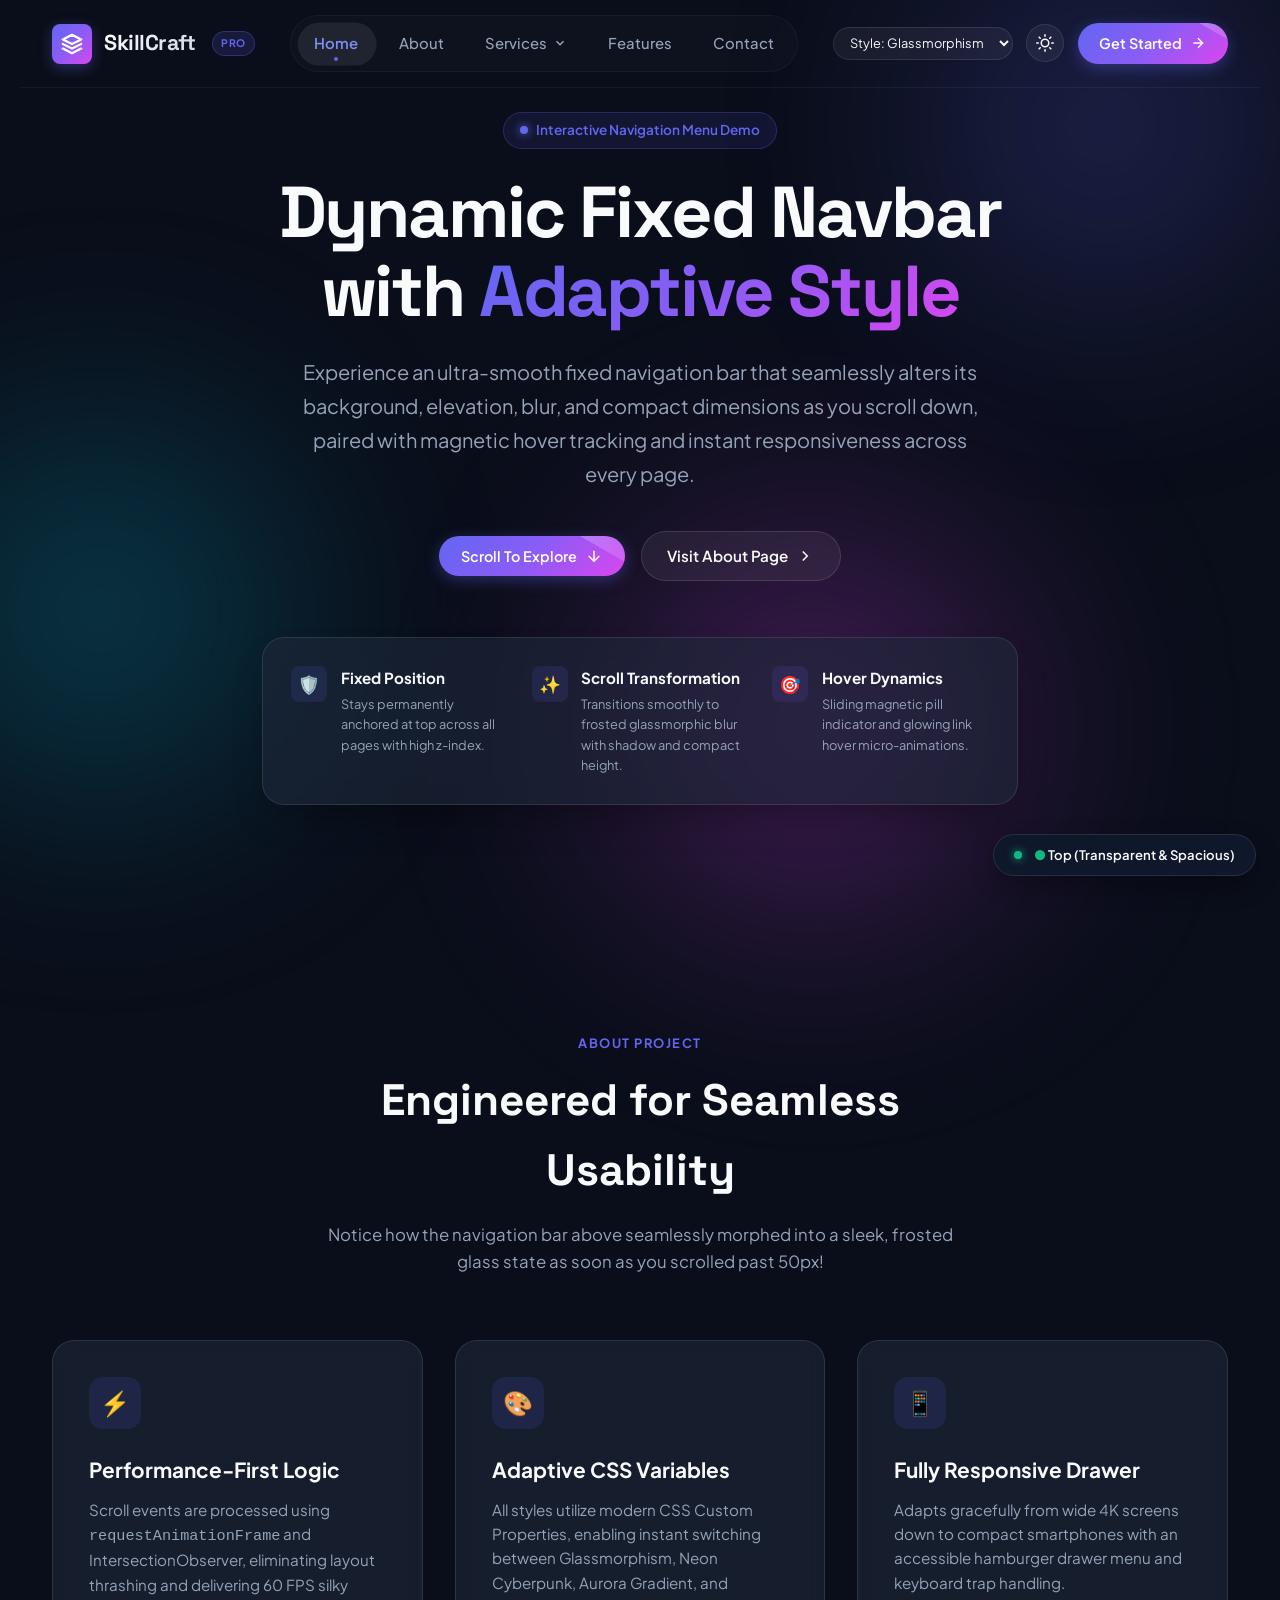
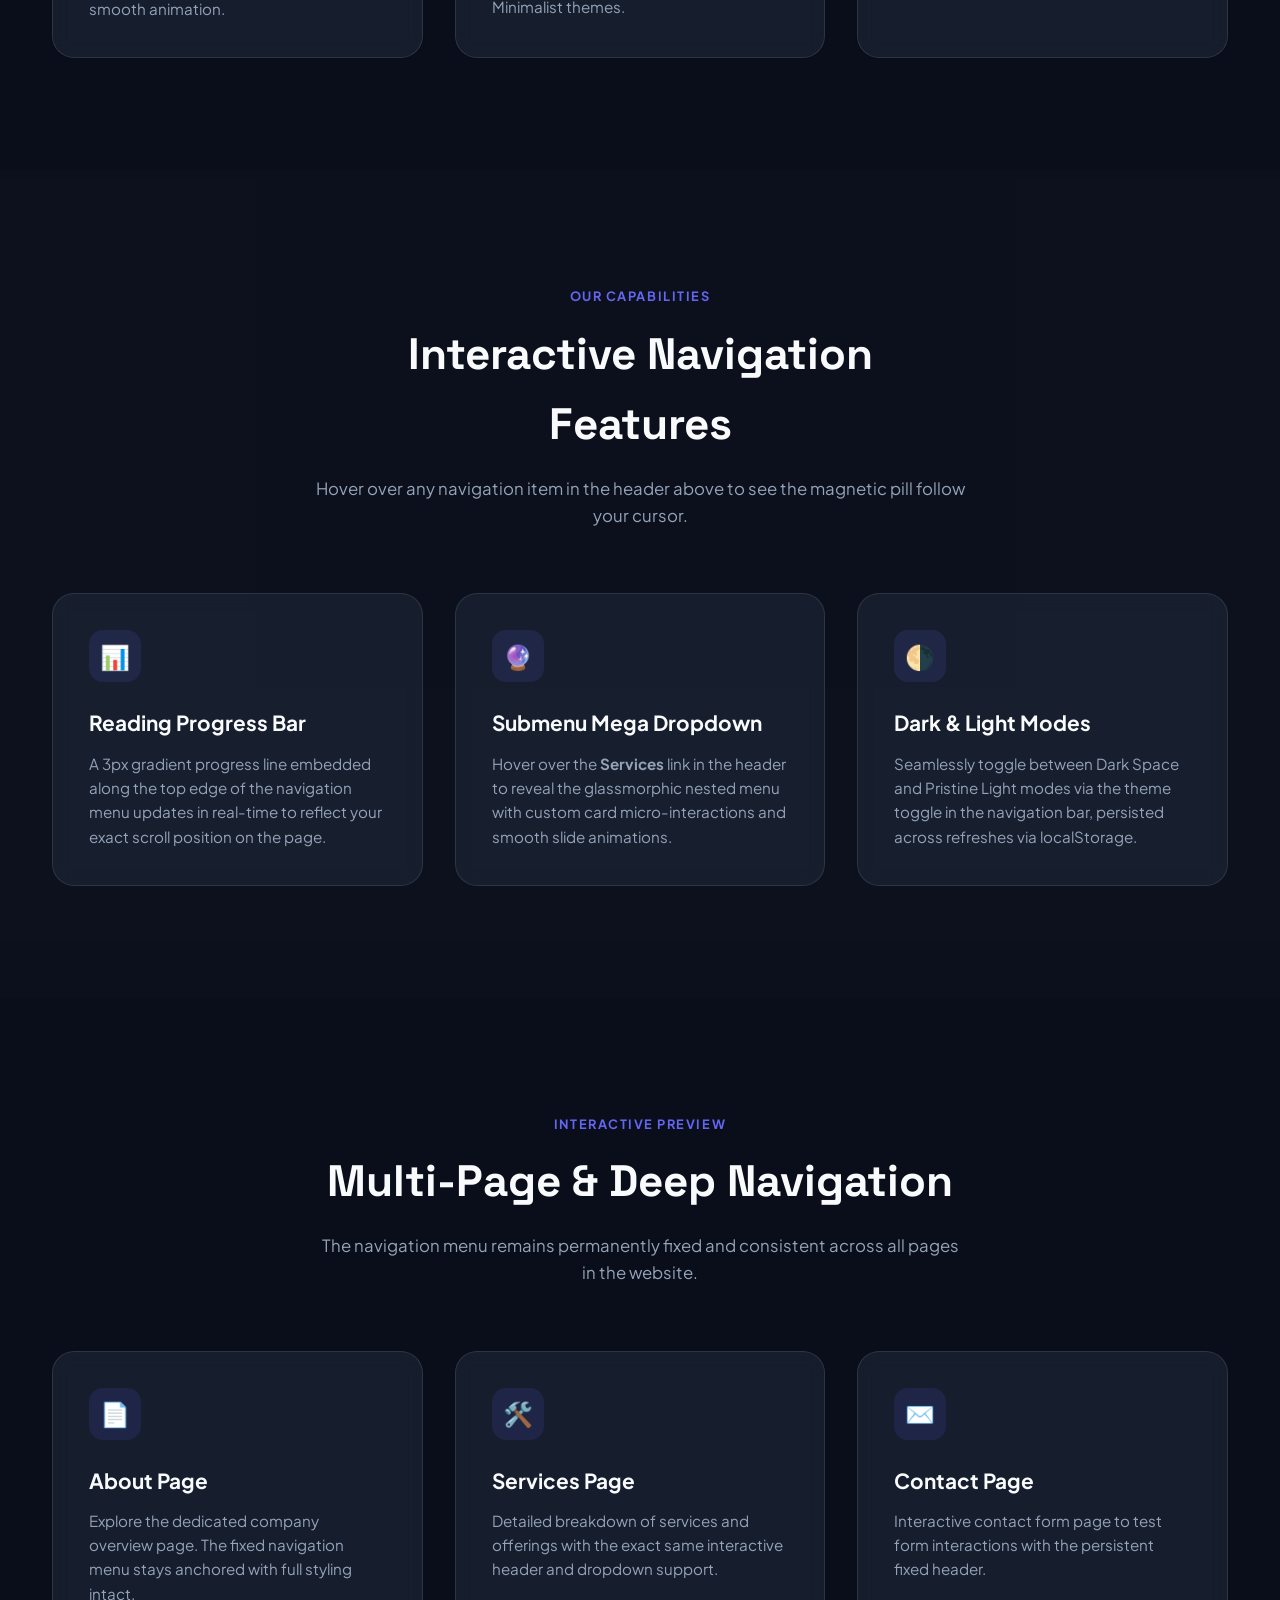
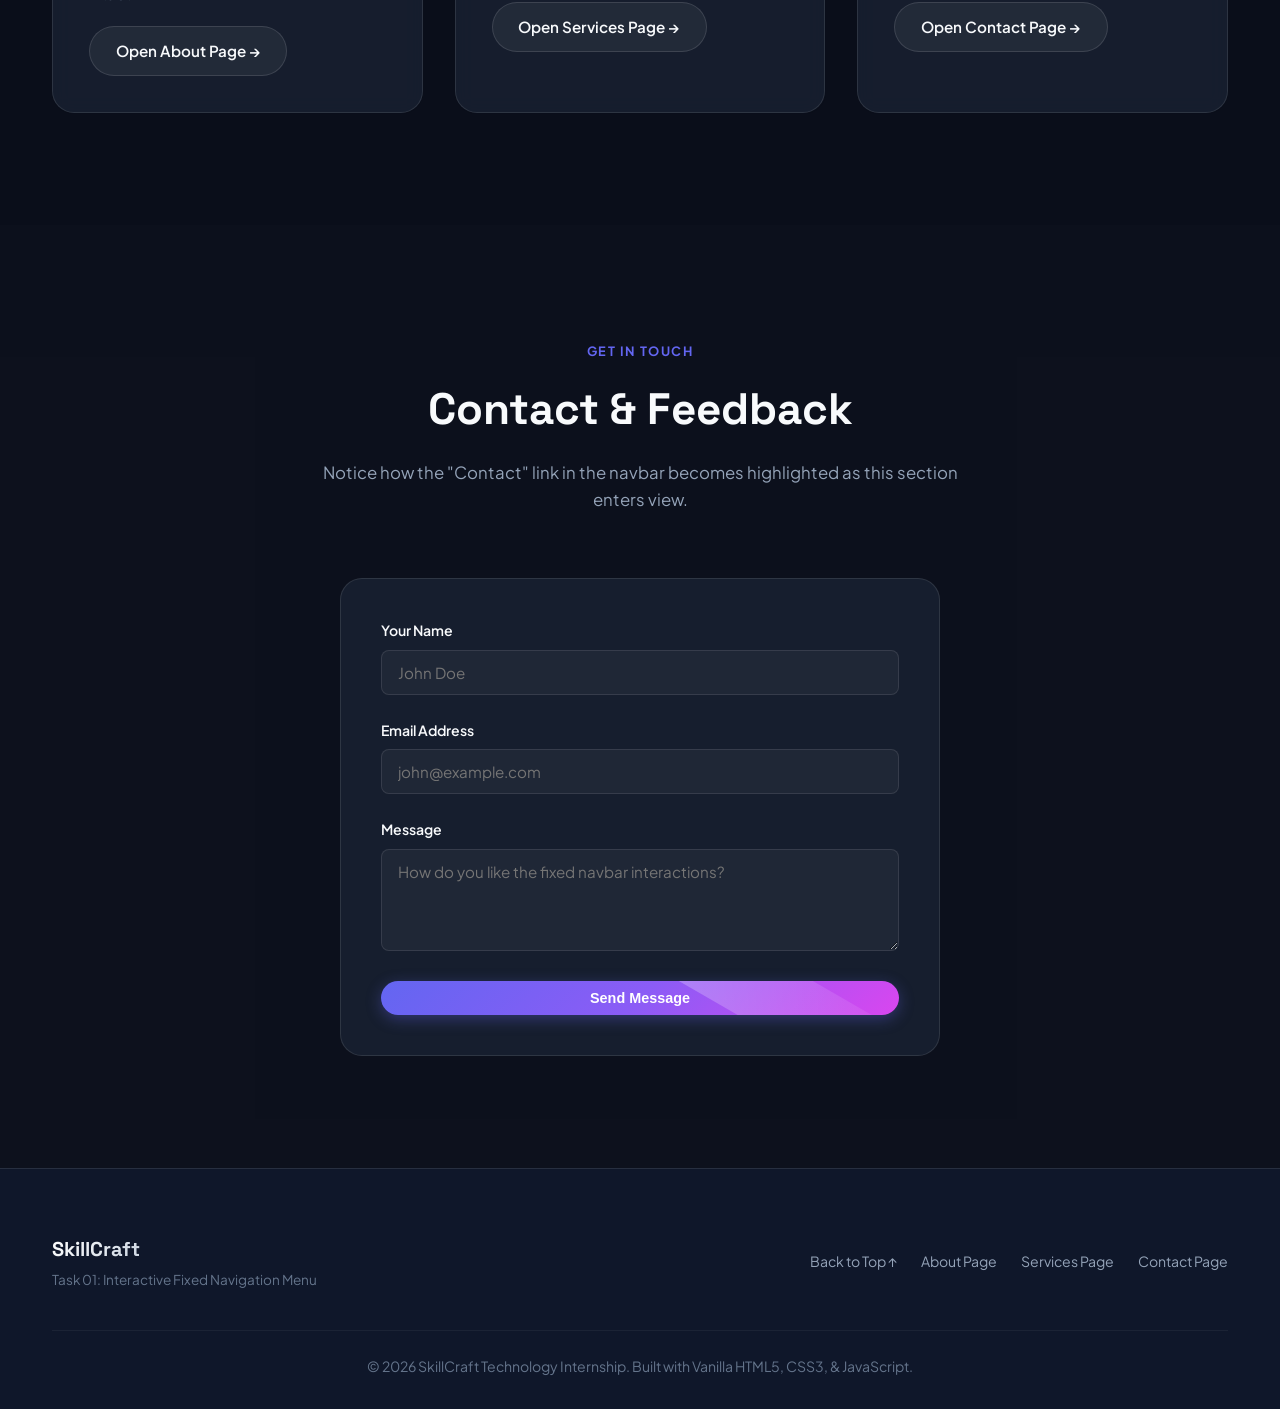
<file: index.html>
<!DOCTYPE html>
<html lang="en" data-theme="dark">
<head>
  <meta charset="UTF-8">
  <meta name="viewport" content="width=device-width, initial-scale=1.0">
  <meta name="description" content="Interactive Fixed Navigation Menu with dynamic scroll transformation, magnetic hover effects, and responsive design.">
  <title>SkillCraft - Interactive Navigation Menu</title>
  
  <!-- Stylesheets -->
  <link rel="stylesheet" href="css/style.css">
  <link rel="icon" href="data:image/svg+xml,<svg xmlns='http://www.w3.org/2000/svg' viewBox='0 0 24 24' fill='%236366f1'><polygon points='12 2 2 7 12 12 22 7 12 2'/><polyline points='2 17 12 22 22 17'/><polyline points='2 12 12 17 22 12'/></svg>">
</head>
<body>

  <!-- Ambient Glow Effects -->
  <div class="ambient-glow ambient-glow-1"></div>
  <div class="ambient-glow ambient-glow-2"></div>
  <div class="ambient-glow ambient-glow-3"></div>

  <!-- ==========================================================================
       FIXED NAVIGATION HEADER
       Visible across all pages, dynamic scroll transformation & hover indicator
       ========================================================================== -->
  <header class="site-header" id="site-header">
    <!-- Reading Progress Bar -->
    <div class="scroll-progress-bar" id="scroll-progress"></div>

    <nav class="navbar" id="navbar" aria-label="Main Navigation">
      <!-- Brand / Logo -->
      <a href="index.html" class="nav-brand" id="nav-brand" aria-label="SkillCraft Home">
        <div class="brand-icon-wrapper">
          <svg width="22" height="22" viewBox="0 0 24 24" fill="none" stroke="currentColor" stroke-width="2.5" stroke-linecap="round" stroke-linejoin="round">
            <polygon points="12 2 2 7 12 12 22 7 12 2"/>
            <polyline points="2 17 12 22 22 17"/>
            <polyline points="2 12 12 17 22 12"/>
          </svg>
        </div>
        <span class="brand-text">SkillCraft</span>
        <span class="brand-badge">PRO</span>
      </a>

      <!-- Desktop Nav Items -->
      <div class="nav-menu-wrapper">
        <ul class="nav-list" id="nav-list">
          <!-- Sliding indicator pill for smooth magnetic hover -->
          <div class="nav-indicator-pill" id="nav-indicator-pill"></div>

          <li class="nav-item">
            <a href="#hero" class="nav-link active" id="nav-link-home">Home</a>
          </li>
          <li class="nav-item">
            <a href="#about" class="nav-link" id="nav-link-about">About</a>
          </li>
          <!-- Dropdown Navigation Item -->
          <li class="nav-item has-dropdown">
            <a href="#services" class="nav-link" id="nav-link-services" aria-haspopup="true">
              Services
              <svg class="dropdown-chevron" viewBox="0 0 24 24" fill="none" stroke="currentColor" stroke-width="2.5">
                <polyline points="6 9 12 15 18 9"></polyline>
              </svg>
            </a>
            <!-- Dropdown Menu -->
            <ul class="nav-dropdown" aria-label="Services Submenu">
              <li>
                <a href="services.html#web" class="dropdown-link">
                  <div class="dropdown-icon">⚡</div>
                  <div>
                    <span class="dropdown-text-title">Web Development</span>
                    <span class="dropdown-text-desc">High-speed modern websites</span>
                  </div>
                </a>
              </li>
              <li>
                <a href="services.html#ui" class="dropdown-link">
                  <div class="dropdown-icon">🎨</div>
                  <div>
                    <span class="dropdown-text-title">UI / UX Design</span>
                    <span class="dropdown-text-desc">Intuitive & captivating interfaces</span>
                  </div>
                </a>
              </li>
              <li>
                <a href="services.html#cloud" class="dropdown-link">
                  <div class="dropdown-icon">☁️</div>
                  <div>
                    <span class="dropdown-text-title">Cloud Solutions</span>
                    <span class="dropdown-text-desc">Scalable serverless infrastructure</span>
                  </div>
                </a>
              </li>
            </ul>
          </li>
          <li class="nav-item">
            <a href="#features" class="nav-link" id="nav-link-features">Features</a>
          </li>
          <li class="nav-item">
            <a href="#contact" class="nav-link" id="nav-link-contact">Contact</a>
          </li>
        </ul>
      </div>

      <!-- Action Controls -->
      <div class="nav-actions">
        <!-- Live Style Switcher Selector -->
        <select class="style-switch-select" id="style-select" aria-label="Select Navbar Style">
          <option value="default">Style: Glassmorphism</option>
          <option value="neon">Style: Cyber Neon</option>
          <option value="aurora">Style: Aurora Glow</option>
          <option value="minimal">Style: Minimalist</option>
        </select>

        <!-- Dark / Light Theme Toggle -->
        <button class="btn-icon" id="theme-toggle" aria-label="Toggle Theme" title="Toggle Theme">
          <svg width="18" height="18" viewBox="0 0 24 24" fill="none" stroke="currentColor" stroke-width="2" stroke-linecap="round" stroke-linejoin="round">
            <circle cx="12" cy="12" r="5"></circle>
            <line x1="12" y1="1" x2="12" y2="3"></line>
            <line x1="12" y1="21" x2="12" y2="23"></line>
            <line x1="4.22" y1="4.22" x2="5.64" y2="5.64"></line>
            <line x1="18.36" y1="18.36" x2="19.78" y2="19.78"></line>
            <line x1="1" y1="12" x2="3" y2="12"></line>
            <line x1="21" y1="12" x2="23" y2="12"></line>
            <line x1="4.22" y1="19.78" x2="5.64" y2="18.36"></line>
            <line x1="18.36" y1="5.64" x2="19.78" y2="4.22"></line>
          </svg>
        </button>

        <!-- CTA Button -->
        <a href="#contact" class="btn-cta" id="nav-cta-btn">
          <span>Get Started</span>
          <svg width="16" height="16" viewBox="0 0 24 24" fill="none" stroke="currentColor" stroke-width="2">
            <line x1="5" y1="12" x2="19" y2="12"></line>
            <polyline points="12 5 19 12 12 19"></polyline>
          </svg>
        </a>

        <!-- Mobile Menu Toggle Button -->
        <button class="mobile-toggle" id="mobile-toggle" aria-label="Open Navigation Menu" aria-expanded="false">
          <span></span>
          <span></span>
          <span></span>
        </button>
      </div>
    </nav>
  </header>

  <!-- Mobile Drawer & Backdrop -->
  <div class="mobile-backdrop" id="mobile-backdrop"></div>
  <aside class="mobile-drawer" id="mobile-drawer" aria-label="Mobile Navigation Drawer">
    <div>
      <div style="margin-bottom: 2rem;">
        <span class="brand-text" style="font-family: var(--font-display); font-size: 1.5rem; font-weight: 700;">SkillCraft</span>
      </div>
      <ul class="mobile-nav-list">
        <li><a href="#hero" class="mobile-nav-link active">Home <span>→</span></a></li>
        <li><a href="about.html" class="mobile-nav-link">About Page <span>→</span></a></li>
        <li><a href="services.html" class="mobile-nav-link">Services Page <span>→</span></a></li>
        <li><a href="#features" class="mobile-nav-link">Features <span>→</span></a></li>
        <li><a href="contact.html" class="mobile-nav-link">Contact Page <span>→</span></a></li>
      </ul>
    </div>
    <div>
      <a href="#contact" class="btn-cta" style="width: 100%; justify-content: center;">Get Started Now</a>
      <p style="color: var(--text-muted); font-size: 0.8rem; text-align: center; margin-top: 1rem;">Task 01 - Interactive Fixed Navbar</p>
    </div>
  </aside>

  <!-- ==========================================================================
       MAIN CONTENT SECTIONS (For Testing Scroll & Navigation)
       ========================================================================== -->
  <main>
    <!-- 1. Hero Section -->
    <section class="section hero-section" id="hero">
      <div class="container hero-content">
        <div class="hero-pill-tag">
          <span class="hero-pill-dot"></span>
          <span>Interactive Navigation Menu Demo</span>
        </div>
        <h1 class="hero-title">
          Dynamic Fixed Navbar with <span class="gradient-text">Adaptive Style</span>
        </h1>
        <p class="hero-subtitle">
          Experience an ultra-smooth fixed navigation bar that seamlessly alters its background, elevation, blur, and compact dimensions as you scroll down, paired with magnetic hover tracking and instant responsiveness across every page.
        </p>
        <div class="hero-actions">
          <a href="#about" class="btn-cta" id="hero-scroll-btn">
            <span>Scroll To Explore</span>
            <svg width="18" height="18" viewBox="0 0 24 24" fill="none" stroke="currentColor" stroke-width="2">
              <line x1="12" y1="5" x2="12" y2="19"></line>
              <polyline points="19 12 12 19 5 12"></polyline>
            </svg>
          </a>
          <a href="about.html" class="btn-secondary" id="hero-multi-page-btn">
            <span>Visit About Page</span>
            <svg width="18" height="18" viewBox="0 0 24 24" fill="none" stroke="currentColor" stroke-width="2">
              <polyline points="9 18 15 12 9 6"></polyline>
            </svg>
          </a>
        </div>

        <!-- Interactive Feature Highlight Boxes -->
        <div class="demo-feature-box">
          <div class="demo-feature-item">
            <div class="demo-feature-icon">🛡️</div>
            <div>
              <h4>Fixed Position</h4>
              <p>Stays permanently anchored at top across all pages with high z-index.</p>
            </div>
          </div>
          <div class="demo-feature-item">
            <div class="demo-feature-icon">✨</div>
            <div>
              <h4>Scroll Transformation</h4>
              <p>Transitions smoothly to frosted glassmorphic blur with shadow and compact height.</p>
            </div>
          </div>
          <div class="demo-feature-item">
            <div class="demo-feature-icon">🎯</div>
            <div>
              <h4>Hover Dynamics</h4>
              <p>Sliding magnetic pill indicator and glowing link hover micro-animations.</p>
            </div>
          </div>
        </div>
      </div>
    </section>

    <!-- 2. About Section -->
    <section class="section" id="about">
      <div class="container">
        <div class="section-header">
          <span class="section-tag">About Project</span>
          <h2 class="section-title">Engineered for Seamless Usability</h2>
          <p class="section-subtitle">
            Notice how the navigation bar above seamlessly morphed into a sleek, frosted glass state as soon as you scrolled past 50px!
          </p>
        </div>

        <div class="grid-3">
          <div class="card">
            <div class="card-icon">⚡</div>
            <h3 class="card-title">Performance-First Logic</h3>
            <p class="card-desc">
              Scroll events are processed using <code>requestAnimationFrame</code> and IntersectionObserver, eliminating layout thrashing and delivering 60 FPS silky smooth animation.
            </p>
          </div>
          <div class="card">
            <div class="card-icon">🎨</div>
            <h3 class="card-title">Adaptive CSS Variables</h3>
            <p class="card-desc">
              All styles utilize modern CSS Custom Properties, enabling instant switching between Glassmorphism, Neon Cyberpunk, Aurora Gradient, and Minimalist themes.
            </p>
          </div>
          <div class="card">
            <div class="card-icon">📱</div>
            <h3 class="card-title">Fully Responsive Drawer</h3>
            <p class="card-desc">
              Adapts gracefully from wide 4K screens down to compact smartphones with an accessible hamburger drawer menu and keyboard trap handling.
            </p>
          </div>
        </div>
      </div>
    </section>

    <!-- 3. Services Section -->
    <section class="section" id="services" style="background: rgba(255, 255, 255, 0.01);">
      <div class="container">
        <div class="section-header">
          <span class="section-tag">Our Capabilities</span>
          <h2 class="section-title">Interactive Navigation Features</h2>
          <p class="section-subtitle">
            Hover over any navigation item in the header above to see the magnetic pill follow your cursor.
          </p>
        </div>

        <div class="grid-3">
          <div class="card">
            <div class="card-icon">📊</div>
            <h3 class="card-title">Reading Progress Bar</h3>
            <p class="card-desc">
              A 3px gradient progress line embedded along the top edge of the navigation menu updates in real-time to reflect your exact scroll position on the page.
            </p>
          </div>
          <div class="card">
            <div class="card-icon">🔮</div>
            <h3 class="card-title">Submenu Mega Dropdown</h3>
            <p class="card-desc">
              Hover over the <strong>Services</strong> link in the header to reveal the glassmorphic nested menu with custom card micro-interactions and smooth slide animations.
            </p>
          </div>
          <div class="card">
            <div class="card-icon">🌗</div>
            <h3 class="card-title">Dark & Light Modes</h3>
            <p class="card-desc">
              Seamlessly toggle between Dark Space and Pristine Light modes via the theme toggle in the navigation bar, persisted across refreshes via localStorage.
            </p>
          </div>
        </div>
      </div>
    </section>

    <!-- 4. Features Section -->
    <section class="section" id="features">
      <div class="container">
        <div class="section-header">
          <span class="section-tag">Interactive Preview</span>
          <h2 class="section-title">Multi-Page & Deep Navigation</h2>
          <p class="section-subtitle">
            The navigation menu remains permanently fixed and consistent across all pages in the website.
          </p>
        </div>

        <div class="grid-3">
          <div class="card">
            <div class="card-icon">📄</div>
            <h3 class="card-title">About Page</h3>
            <p class="card-desc">
              Explore the dedicated company overview page. The fixed navigation menu stays anchored with full styling intact.
            </p>
            <a href="about.html" class="btn-secondary" style="margin-top: 1.25rem; display: inline-flex;">Open About Page →</a>
          </div>
          <div class="card">
            <div class="card-icon">🛠️</div>
            <h3 class="card-title">Services Page</h3>
            <p class="card-desc">
              Detailed breakdown of services and offerings with the exact same interactive header and dropdown support.
            </p>
            <a href="services.html" class="btn-secondary" style="margin-top: 1.25rem; display: inline-flex;">Open Services Page →</a>
          </div>
          <div class="card">
            <div class="card-icon">✉️</div>
            <h3 class="card-title">Contact Page</h3>
            <p class="card-desc">
              Interactive contact form page to test form interactions with the persistent fixed header.
            </p>
            <a href="contact.html" class="btn-secondary" style="margin-top: 1.25rem; display: inline-flex;">Open Contact Page →</a>
          </div>
        </div>
      </div>
    </section>

    <!-- 5. Contact Section -->
    <section class="section" id="contact" style="background: rgba(255, 255, 255, 0.01);">
      <div class="container">
        <div class="section-header">
          <span class="section-tag">Get In Touch</span>
          <h2 class="section-title">Contact & Feedback</h2>
          <p class="section-subtitle">
            Notice how the "Contact" link in the navbar becomes highlighted as this section enters view.
          </p>
        </div>

        <form class="contact-form" id="main-contact-form" onsubmit="event.preventDefault(); alert('Thank you for testing the interactive navigation menu!');">
          <div class="form-group">
            <label class="form-label" for="name">Your Name</label>
            <input type="text" class="form-input" id="name" placeholder="John Doe" required>
          </div>
          <div class="form-group">
            <label class="form-label" for="email">Email Address</label>
            <input type="email" class="form-input" id="email" placeholder="john@example.com" required>
          </div>
          <div class="form-group">
            <label class="form-label" for="message">Message</label>
            <textarea class="form-textarea" id="message" rows="4" placeholder="How do you like the fixed navbar interactions?" required></textarea>
          </div>
          <button type="submit" class="btn-cta" style="width: 100%; justify-content: center;">Send Message</button>
        </form>
      </div>
    </section>
  </main>

  <!-- Live Scroll Status Badge Fixed at Bottom-Right -->
  <div class="live-scroll-status" id="live-scroll-status" aria-live="polite">
    <div class="status-indicator-dot"></div>
    <span id="scroll-status-text">Navbar: Top (Transparent)</span>
  </div>

  <!-- Footer -->
  <footer class="site-footer">
    <div class="container">
      <div class="footer-content">
        <div>
          <span class="brand-text" style="font-family: var(--font-display); font-size: 1.25rem; font-weight: 700;">SkillCraft</span>
          <p style="color: var(--text-muted); font-size: 0.85rem; margin-top: 0.25rem;">Task 01: Interactive Fixed Navigation Menu</p>
        </div>
        <div style="display: flex; gap: 1.5rem;">
          <a href="#hero" style="color: var(--text-secondary); text-decoration: none; font-size: 0.88rem;">Back to Top ↑</a>
          <a href="about.html" style="color: var(--text-secondary); text-decoration: none; font-size: 0.88rem;">About Page</a>
          <a href="services.html" style="color: var(--text-secondary); text-decoration: none; font-size: 0.88rem;">Services Page</a>
          <a href="contact.html" style="color: var(--text-secondary); text-decoration: none; font-size: 0.88rem;">Contact Page</a>
        </div>
      </div>
      <div style="text-align: center; border-top: 1px solid var(--nav-border-initial); padding-top: 1.5rem;">
        <p class="footer-copy">© 2026 SkillCraft Technology Internship. Built with Vanilla HTML5, CSS3, & JavaScript.</p>
      </div>
    </div>
  </footer>

  <!-- Scripts -->
  <script src="js/main.js"></script>
</body>
</html>
</file>
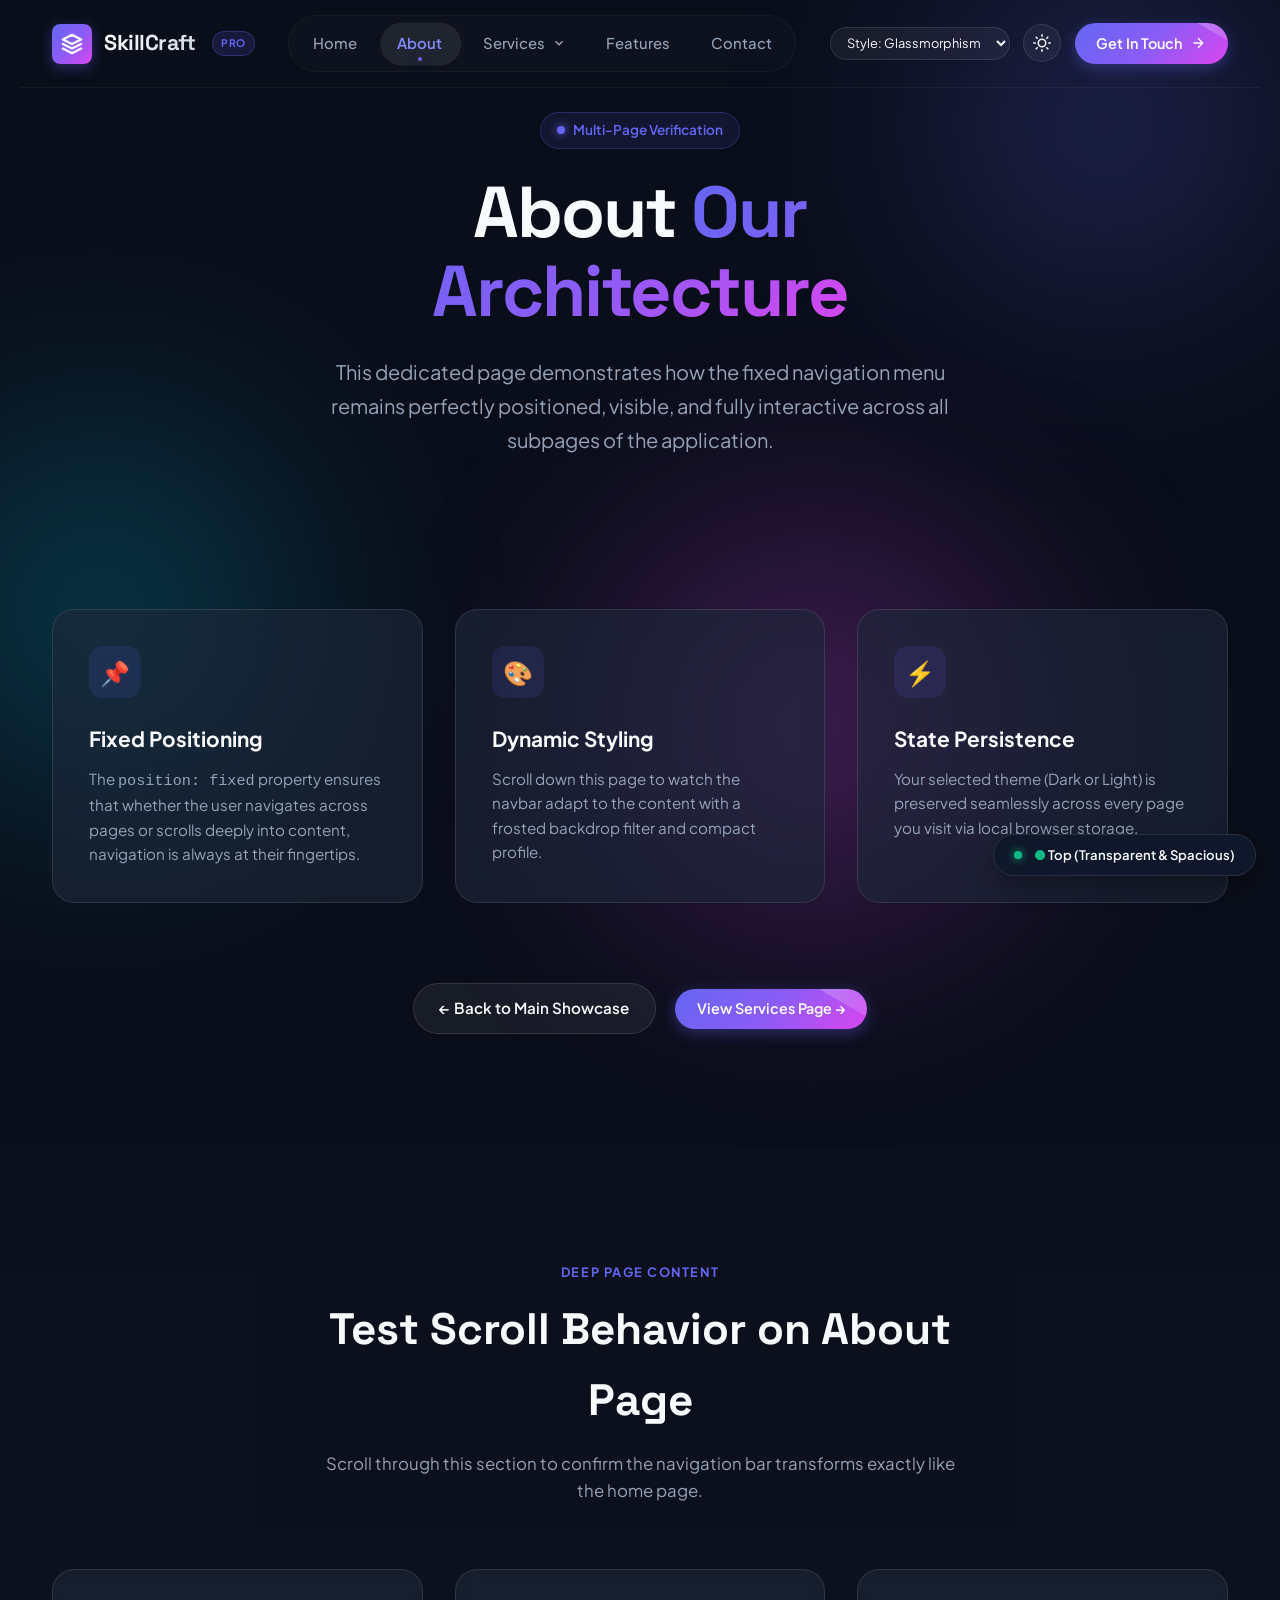
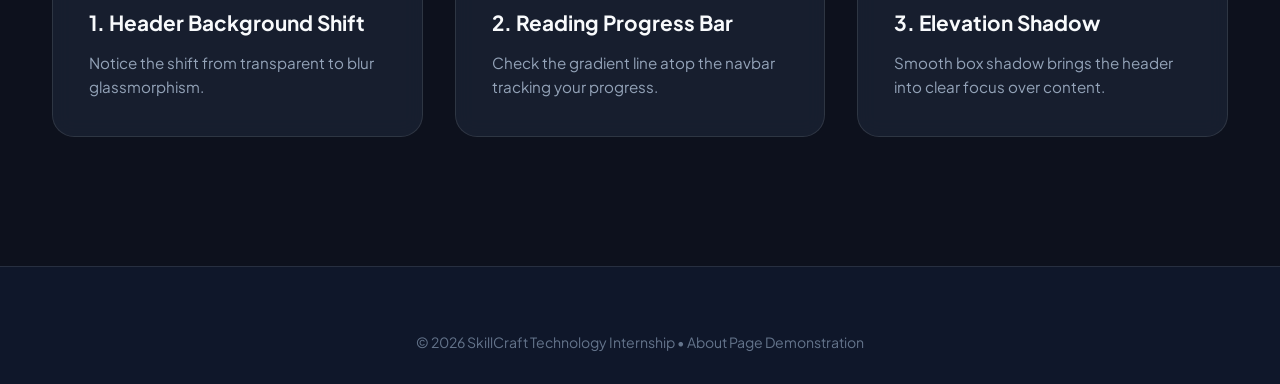
<file: about.html>
<!DOCTYPE html>
<html lang="en" data-theme="dark">
<head>
  <meta charset="UTF-8">
  <meta name="viewport" content="width=device-width, initial-scale=1.0">
  <meta name="description" content="About Us - SkillCraft Interactive Navigation Demonstration">
  <title>About Us - SkillCraft Interactive Navigation</title>
  
  <link rel="stylesheet" href="css/style.css">
  <link rel="icon" href="data:image/svg+xml,<svg xmlns='http://www.w3.org/2000/svg' viewBox='0 0 24 24' fill='%236366f1'><polygon points='12 2 2 7 12 12 22 7 12 2'/><polyline points='2 17 12 22 22 17'/><polyline points='2 12 12 17 22 12'/></svg>">
</head>
<body>

  <div class="ambient-glow ambient-glow-1"></div>
  <div class="ambient-glow ambient-glow-2"></div>
  <div class="ambient-glow ambient-glow-3"></div>

  <!-- FIXED NAVIGATION HEADER (Visible on All Pages) -->
  <header class="site-header" id="site-header">
    <div class="scroll-progress-bar" id="scroll-progress"></div>

    <nav class="navbar" id="navbar" aria-label="Main Navigation">
      <a href="index.html" class="nav-brand" id="nav-brand">
        <div class="brand-icon-wrapper">
          <svg width="22" height="22" viewBox="0 0 24 24" fill="none" stroke="currentColor" stroke-width="2.5" stroke-linecap="round" stroke-linejoin="round">
            <polygon points="12 2 2 7 12 12 22 7 12 2"/>
            <polyline points="2 17 12 22 22 17"/>
            <polyline points="2 12 12 17 22 12"/>
          </svg>
        </div>
        <span class="brand-text">SkillCraft</span>
        <span class="brand-badge">PRO</span>
      </a>

      <div class="nav-menu-wrapper">
        <ul class="nav-list" id="nav-list">
          <div class="nav-indicator-pill" id="nav-indicator-pill"></div>

          <li class="nav-item">
            <a href="index.html" class="nav-link" id="nav-link-home">Home</a>
          </li>
          <li class="nav-item">
            <a href="about.html" class="nav-link active" id="nav-link-about">About</a>
          </li>
          <li class="nav-item has-dropdown">
            <a href="services.html" class="nav-link" id="nav-link-services">
              Services
              <svg class="dropdown-chevron" viewBox="0 0 24 24" fill="none" stroke="currentColor" stroke-width="2.5">
                <polyline points="6 9 12 15 18 9"></polyline>
              </svg>
            </a>
            <ul class="nav-dropdown">
              <li>
                <a href="services.html#web" class="dropdown-link">
                  <div class="dropdown-icon">⚡</div>
                  <div>
                    <span class="dropdown-text-title">Web Development</span>
                    <span class="dropdown-text-desc">High-speed modern websites</span>
                  </div>
                </a>
              </li>
              <li>
                <a href="services.html#ui" class="dropdown-link">
                  <div class="dropdown-icon">🎨</div>
                  <div>
                    <span class="dropdown-text-title">UI / UX Design</span>
                    <span class="dropdown-text-desc">Intuitive & captivating interfaces</span>
                  </div>
                </a>
              </li>
              <li>
                <a href="services.html#cloud" class="dropdown-link">
                  <div class="dropdown-icon">☁️</div>
                  <div>
                    <span class="dropdown-text-title">Cloud Solutions</span>
                    <span class="dropdown-text-desc">Scalable serverless infrastructure</span>
                  </div>
                </a>
              </li>
            </ul>
          </li>
          <li class="nav-item">
            <a href="index.html#features" class="nav-link" id="nav-link-features">Features</a>
          </li>
          <li class="nav-item">
            <a href="contact.html" class="nav-link" id="nav-link-contact">Contact</a>
          </li>
        </ul>
      </div>

      <div class="nav-actions">
        <select class="style-switch-select" id="style-select" aria-label="Select Navbar Style">
          <option value="default">Style: Glassmorphism</option>
          <option value="neon">Style: Cyber Neon</option>
          <option value="aurora">Style: Aurora Glow</option>
          <option value="minimal">Style: Minimalist</option>
        </select>

        <button class="btn-icon" id="theme-toggle" aria-label="Toggle Theme">
          <svg width="18" height="18" viewBox="0 0 24 24" fill="none" stroke="currentColor" stroke-width="2">
            <circle cx="12" cy="12" r="5"></circle>
            <line x1="12" y1="1" x2="12" y2="3"></line>
            <line x1="12" y1="21" x2="12" y2="23"></line>
          </svg>
        </button>

        <a href="contact.html" class="btn-cta">
          <span>Get In Touch</span>
          <svg width="16" height="16" viewBox="0 0 24 24" fill="none" stroke="currentColor" stroke-width="2">
            <line x1="5" y1="12" x2="19" y2="12"></line>
            <polyline points="12 5 19 12 12 19"></polyline>
          </svg>
        </a>

        <button class="mobile-toggle" id="mobile-toggle" aria-label="Open Navigation Menu">
          <span></span><span></span><span></span>
        </button>
      </div>
    </nav>
  </header>

  <!-- Mobile Drawer -->
  <div class="mobile-backdrop" id="mobile-backdrop"></div>
  <aside class="mobile-drawer" id="mobile-drawer">
    <div>
      <div style="margin-bottom: 2rem;">
        <span class="brand-text" style="font-family: var(--font-display); font-size: 1.5rem; font-weight: 700;">SkillCraft</span>
      </div>
      <ul class="mobile-nav-list">
        <li><a href="index.html" class="mobile-nav-link">Home Page <span>→</span></a></li>
        <li><a href="about.html" class="mobile-nav-link active">About Page <span>→</span></a></li>
        <li><a href="services.html" class="mobile-nav-link">Services Page <span>→</span></a></li>
        <li><a href="contact.html" class="mobile-nav-link">Contact Page <span>→</span></a></li>
      </ul>
    </div>
    <div>
      <a href="contact.html" class="btn-cta" style="width: 100%; justify-content: center;">Contact Us</a>
    </div>
  </aside>

  <!-- Content -->
  <main>
    <section class="section hero-section" style="min-height: 60vh;">
      <div class="container hero-content">
        <div class="hero-pill-tag">
          <span class="hero-pill-dot"></span>
          <span>Multi-Page Verification</span>
        </div>
        <h1 class="hero-title">
          About <span class="gradient-text">Our Architecture</span>
        </h1>
        <p class="hero-subtitle">
          This dedicated page demonstrates how the fixed navigation menu remains perfectly positioned, visible, and fully interactive across all subpages of the application.
        </p>
      </div>
    </section>

    <section class="section" style="padding-top: 0;">
      <div class="container">
        <div class="grid-3">
          <div class="card">
            <div class="card-icon">📌</div>
            <h3 class="card-title">Fixed Positioning</h3>
            <p class="card-desc">The <code>position: fixed</code> property ensures that whether the user navigates across pages or scrolls deeply into content, navigation is always at their fingertips.</p>
          </div>
          <div class="card">
            <div class="card-icon">🎨</div>
            <h3 class="card-title">Dynamic Styling</h3>
            <p class="card-desc">Scroll down this page to watch the navbar adapt to the content with a frosted backdrop filter and compact profile.</p>
          </div>
          <div class="card">
            <div class="card-icon">⚡</div>
            <h3 class="card-title">State Persistence</h3>
            <p class="card-desc">Your selected theme (Dark or Light) is preserved seamlessly across every page you visit via local browser storage.</p>
          </div>
        </div>

        <div style="margin-top: 5rem; text-align: center;">
          <a href="index.html" class="btn-secondary">← Back to Main Showcase</a>
          <a href="services.html" class="btn-cta" style="margin-left: 1rem;">View Services Page →</a>
        </div>
      </div>
    </section>

    <section class="section" style="background: rgba(255, 255, 255, 0.01); min-height: 80vh;">
      <div class="container">
        <div class="section-header">
          <span class="section-tag">Deep Page Content</span>
          <h2 class="section-title">Test Scroll Behavior on About Page</h2>
          <p class="section-subtitle">Scroll through this section to confirm the navigation bar transforms exactly like the home page.</p>
        </div>
        <div class="grid-3">
          <div class="card">
            <h3 class="card-title">1. Header Background Shift</h3>
            <p class="card-desc">Notice the shift from transparent to blur glassmorphism.</p>
          </div>
          <div class="card">
            <h3 class="card-title">2. Reading Progress Bar</h3>
            <p class="card-desc">Check the gradient line atop the navbar tracking your progress.</p>
          </div>
          <div class="card">
            <h3 class="card-title">3. Elevation Shadow</h3>
            <p class="card-desc">Smooth box shadow brings the header into clear focus over content.</p>
          </div>
        </div>
      </div>
    </section>
  </main>

  <div class="live-scroll-status" id="live-scroll-status">
    <div class="status-indicator-dot"></div>
    <span id="scroll-status-text">Navbar: Top (Transparent)</span>
  </div>

  <footer class="site-footer">
    <div class="container" style="text-align: center;">
      <p class="footer-copy">© 2026 SkillCraft Technology Internship • About Page Demonstration</p>
    </div>
  </footer>

  <script src="js/main.js"></script>
</body>
</html>
</file>
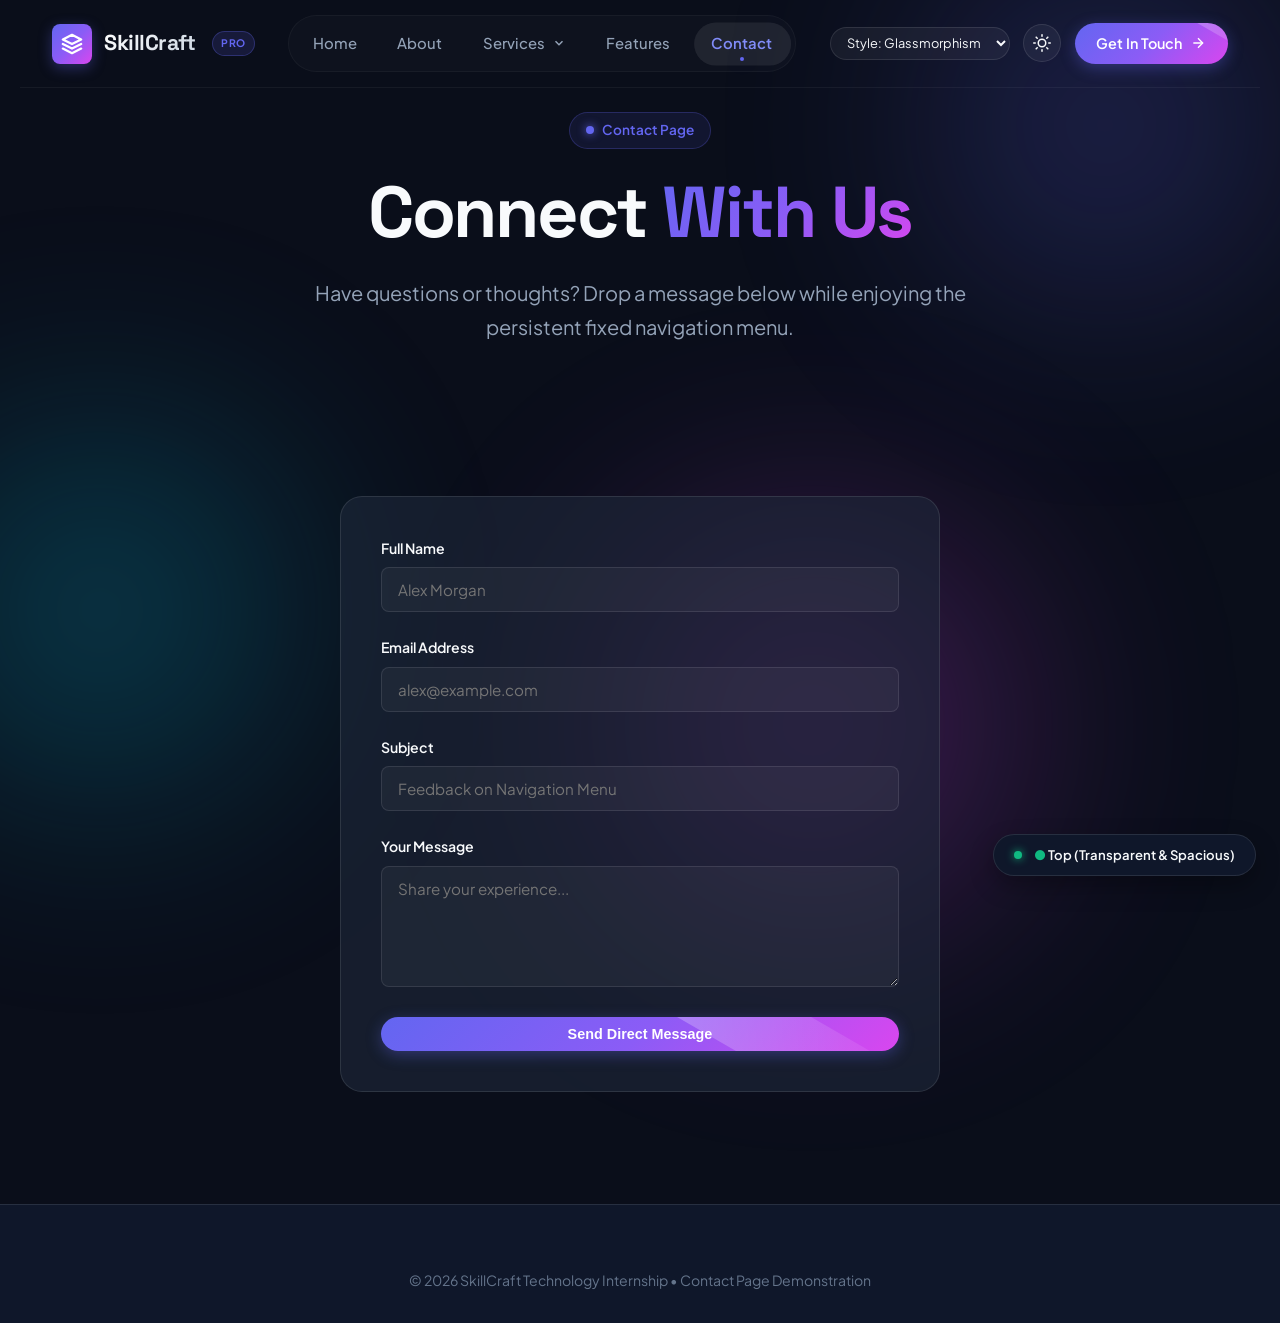
<file: contact.html>
<!DOCTYPE html>
<html lang="en" data-theme="dark">
<head>
  <meta charset="UTF-8">
  <meta name="viewport" content="width=device-width, initial-scale=1.0">
  <meta name="description" content="Contact - SkillCraft Interactive Navigation Demonstration">
  <title>Contact Us - SkillCraft Interactive Navigation</title>
  
  <link rel="stylesheet" href="css/style.css">
  <link rel="icon" href="data:image/svg+xml,<svg xmlns='http://www.w3.org/2000/svg' viewBox='0 0 24 24' fill='%236366f1'><polygon points='12 2 2 7 12 12 22 7 12 2'/><polyline points='2 17 12 22 22 17'/><polyline points='2 12 12 17 22 12'/></svg>">
</head>
<body>

  <div class="ambient-glow ambient-glow-1"></div>
  <div class="ambient-glow ambient-glow-2"></div>
  <div class="ambient-glow ambient-glow-3"></div>

  <!-- FIXED NAVIGATION HEADER (Visible on All Pages) -->
  <header class="site-header" id="site-header">
    <div class="scroll-progress-bar" id="scroll-progress"></div>

    <nav class="navbar" id="navbar" aria-label="Main Navigation">
      <a href="index.html" class="nav-brand" id="nav-brand">
        <div class="brand-icon-wrapper">
          <svg width="22" height="22" viewBox="0 0 24 24" fill="none" stroke="currentColor" stroke-width="2.5" stroke-linecap="round" stroke-linejoin="round">
            <polygon points="12 2 2 7 12 12 22 7 12 2"/>
            <polyline points="2 17 12 22 22 17"/>
            <polyline points="2 12 12 17 22 12"/>
          </svg>
        </div>
        <span class="brand-text">SkillCraft</span>
        <span class="brand-badge">PRO</span>
      </a>

      <div class="nav-menu-wrapper">
        <ul class="nav-list" id="nav-list">
          <div class="nav-indicator-pill" id="nav-indicator-pill"></div>

          <li class="nav-item">
            <a href="index.html" class="nav-link" id="nav-link-home">Home</a>
          </li>
          <li class="nav-item">
            <a href="about.html" class="nav-link" id="nav-link-about">About</a>
          </li>
          <li class="nav-item has-dropdown">
            <a href="services.html" class="nav-link" id="nav-link-services">
              Services
              <svg class="dropdown-chevron" viewBox="0 0 24 24" fill="none" stroke="currentColor" stroke-width="2.5">
                <polyline points="6 9 12 15 18 9"></polyline>
              </svg>
            </a>
            <ul class="nav-dropdown">
              <li>
                <a href="services.html#web" class="dropdown-link">
                  <div class="dropdown-icon">⚡</div>
                  <div>
                    <span class="dropdown-text-title">Web Development</span>
                    <span class="dropdown-text-desc">High-speed modern websites</span>
                  </div>
                </a>
              </li>
              <li>
                <a href="services.html#ui" class="dropdown-link">
                  <div class="dropdown-icon">🎨</div>
                  <div>
                    <span class="dropdown-text-title">UI / UX Design</span>
                    <span class="dropdown-text-desc">Intuitive & captivating interfaces</span>
                  </div>
                </a>
              </li>
              <li>
                <a href="services.html#cloud" class="dropdown-link">
                  <div class="dropdown-icon">☁️</div>
                  <div>
                    <span class="dropdown-text-title">Cloud Solutions</span>
                    <span class="dropdown-text-desc">Scalable serverless infrastructure</span>
                  </div>
                </a>
              </li>
            </ul>
          </li>
          <li class="nav-item">
            <a href="index.html#features" class="nav-link" id="nav-link-features">Features</a>
          </li>
          <li class="nav-item">
            <a href="contact.html" class="nav-link active" id="nav-link-contact">Contact</a>
          </li>
        </ul>
      </div>

      <div class="nav-actions">
        <select class="style-switch-select" id="style-select" aria-label="Select Navbar Style">
          <option value="default">Style: Glassmorphism</option>
          <option value="neon">Style: Cyber Neon</option>
          <option value="aurora">Style: Aurora Glow</option>
          <option value="minimal">Style: Minimalist</option>
        </select>

        <button class="btn-icon" id="theme-toggle" aria-label="Toggle Theme">
          <svg width="18" height="18" viewBox="0 0 24 24" fill="none" stroke="currentColor" stroke-width="2">
            <circle cx="12" cy="12" r="5"></circle>
            <line x1="12" y1="1" x2="12" y2="3"></line>
            <line x1="12" y1="21" x2="12" y2="23"></line>
          </svg>
        </button>

        <a href="contact.html" class="btn-cta">
          <span>Get In Touch</span>
          <svg width="16" height="16" viewBox="0 0 24 24" fill="none" stroke="currentColor" stroke-width="2">
            <line x1="5" y1="12" x2="19" y2="12"></line>
            <polyline points="12 5 19 12 12 19"></polyline>
          </svg>
        </a>

        <button class="mobile-toggle" id="mobile-toggle" aria-label="Open Navigation Menu">
          <span></span><span></span><span></span>
        </button>
      </div>
    </nav>
  </header>

  <!-- Mobile Drawer -->
  <div class="mobile-backdrop" id="mobile-backdrop"></div>
  <aside class="mobile-drawer" id="mobile-drawer">
    <div>
      <div style="margin-bottom: 2rem;">
        <span class="brand-text" style="font-family: var(--font-display); font-size: 1.5rem; font-weight: 700;">SkillCraft</span>
      </div>
      <ul class="mobile-nav-list">
        <li><a href="index.html" class="mobile-nav-link">Home Page <span>→</span></a></li>
        <li><a href="about.html" class="mobile-nav-link">About Page <span>→</span></a></li>
        <li><a href="services.html" class="mobile-nav-link">Services Page <span>→</span></a></li>
        <li><a href="contact.html" class="mobile-nav-link active">Contact Page <span>→</span></a></li>
      </ul>
    </div>
    <div>
      <a href="contact.html" class="btn-cta" style="width: 100%; justify-content: center;">Contact Us</a>
    </div>
  </aside>

  <!-- Content -->
  <main>
    <section class="section hero-section" style="min-height: 50vh;">
      <div class="container hero-content">
        <div class="hero-pill-tag">
          <span class="hero-pill-dot"></span>
          <span>Contact Page</span>
        </div>
        <h1 class="hero-title">
          Connect <span class="gradient-text">With Us</span>
        </h1>
        <p class="hero-subtitle">
          Have questions or thoughts? Drop a message below while enjoying the persistent fixed navigation menu.
        </p>
      </div>
    </section>

    <section class="section" style="padding-top: 0; min-height: 70vh;">
      <div class="container">
        <form class="contact-form" onsubmit="event.preventDefault(); alert('Message sent successfully!');">
          <div class="form-group">
            <label class="form-label" for="contact-name">Full Name</label>
            <input type="text" class="form-input" id="contact-name" placeholder="Alex Morgan" required>
          </div>
          <div class="form-group">
            <label class="form-label" for="contact-email">Email Address</label>
            <input type="email" class="form-input" id="contact-email" placeholder="alex@example.com" required>
          </div>
          <div class="form-group">
            <label class="form-label" for="contact-subject">Subject</label>
            <input type="text" class="form-input" id="contact-subject" placeholder="Feedback on Navigation Menu" required>
          </div>
          <div class="form-group">
            <label class="form-label" for="contact-message">Your Message</label>
            <textarea class="form-textarea" id="contact-message" rows="5" placeholder="Share your experience..." required></textarea>
          </div>
          <button type="submit" class="btn-cta" style="width: 100%; justify-content: center;">Send Direct Message</button>
        </form>
      </div>
    </section>
  </main>

  <div class="live-scroll-status" id="live-scroll-status">
    <div class="status-indicator-dot"></div>
    <span id="scroll-status-text">Navbar: Top (Transparent)</span>
  </div>

  <footer class="site-footer">
    <div class="container" style="text-align: center;">
      <p class="footer-copy">© 2026 SkillCraft Technology Internship • Contact Page Demonstration</p>
    </div>
  </footer>

  <script src="js/main.js"></script>
</body>
</html>
</file>
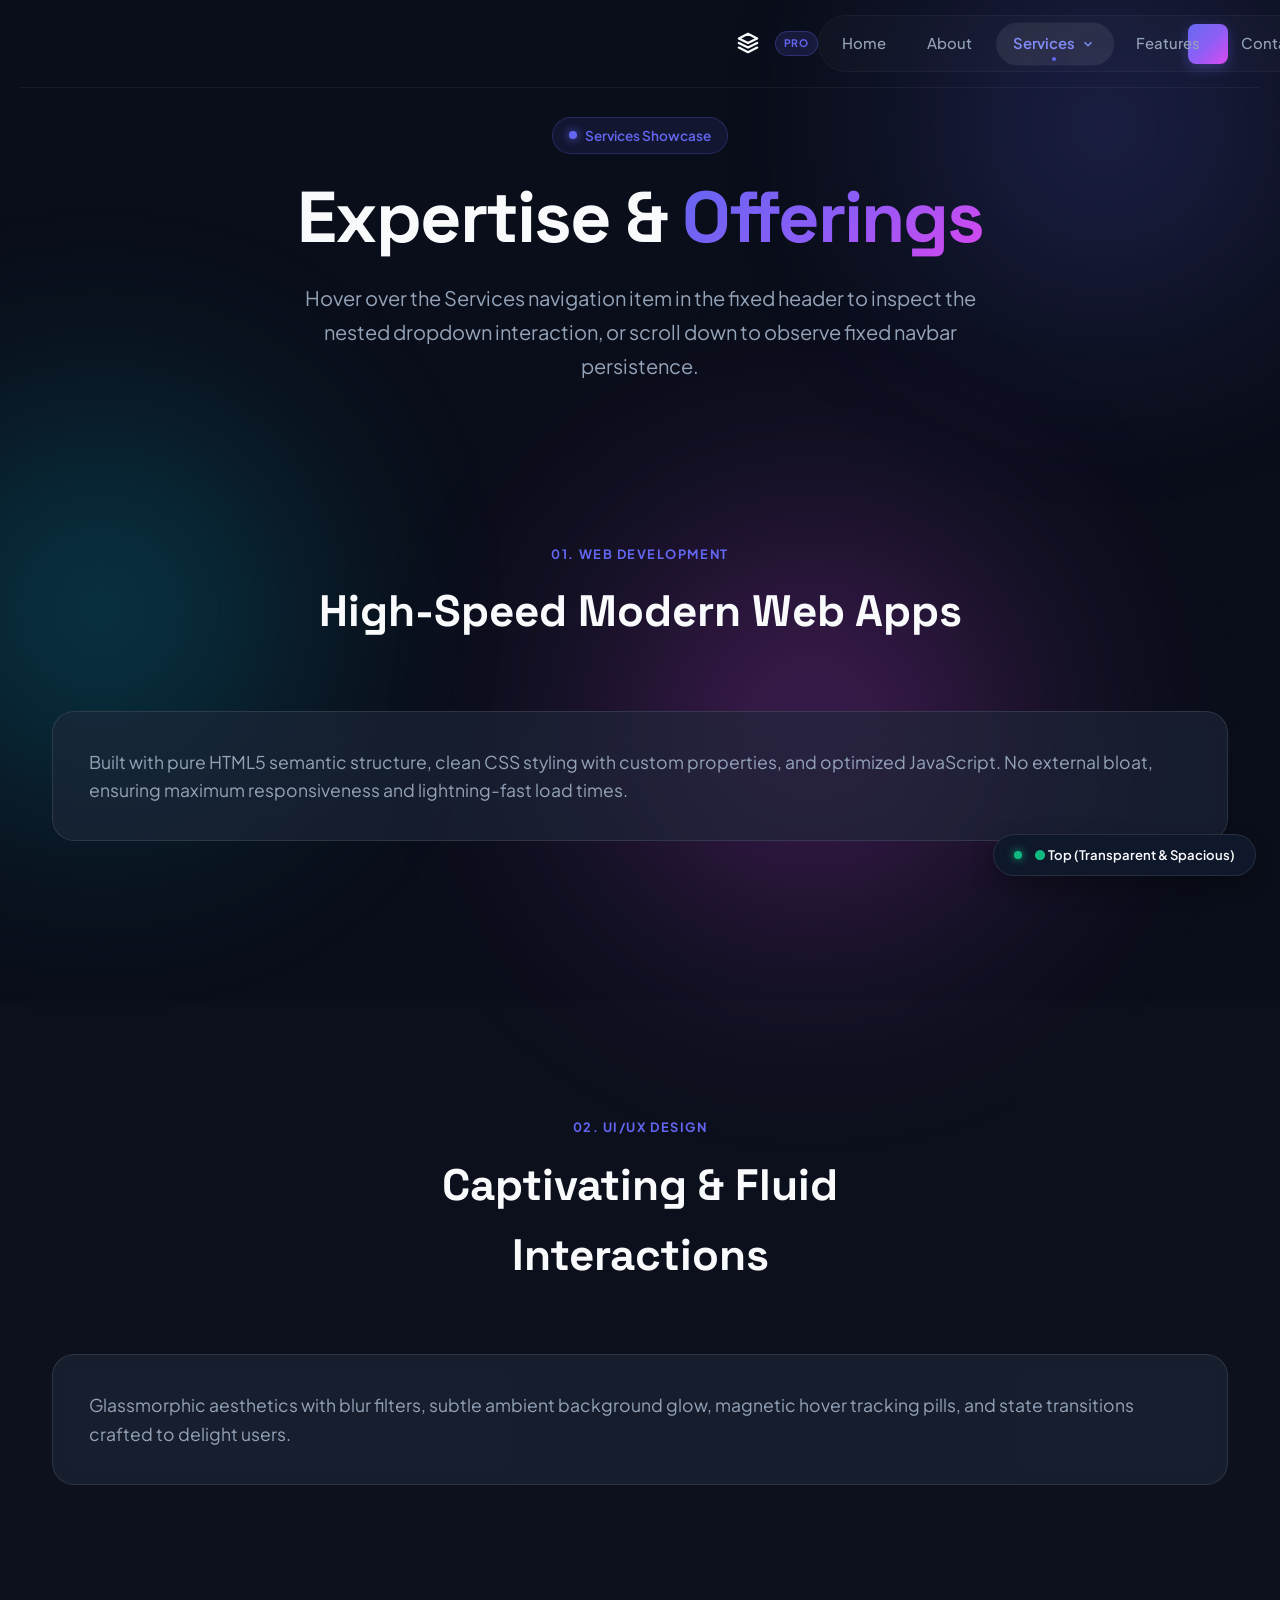
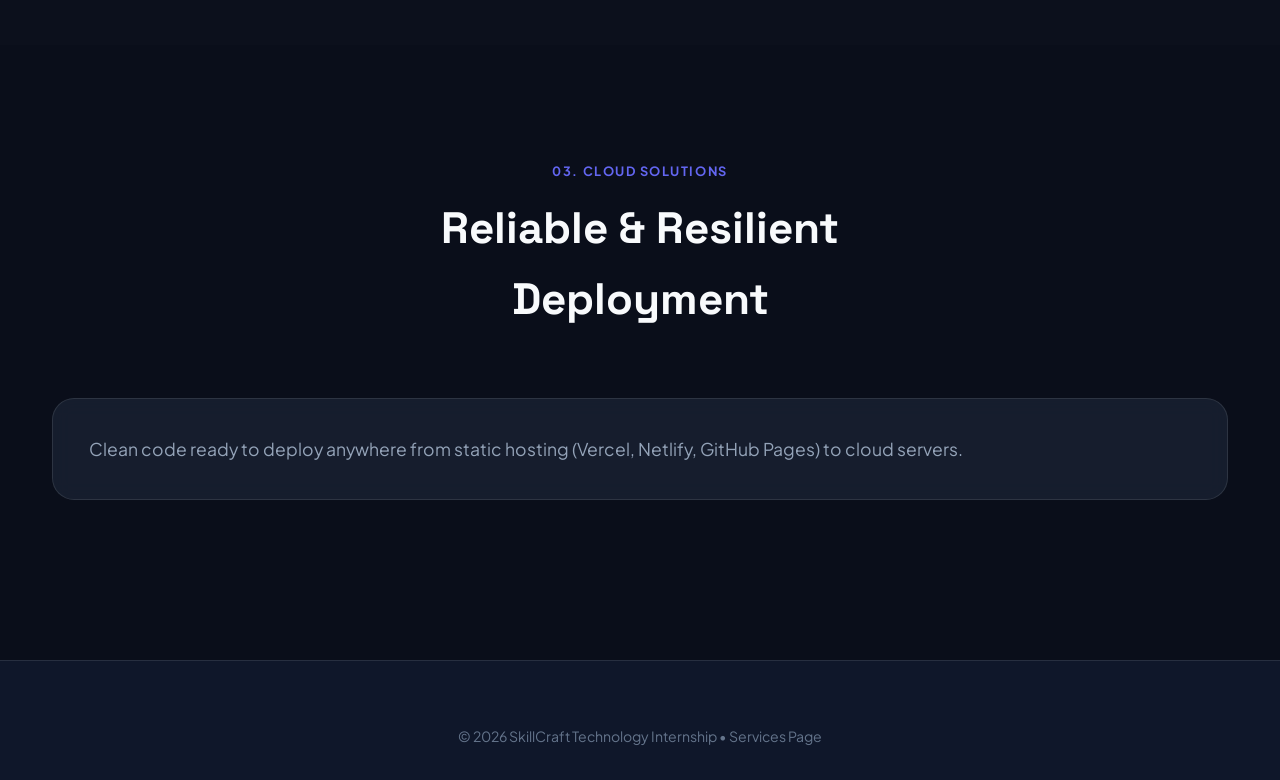
<file: services.html>
<!DOCTYPE html>
<html lang="en" data-theme="dark">
<head>
  <meta charset="UTF-8">
  <meta name="viewport" content="width=device-width, initial-scale=1.0">
  <meta name="description" content="Services - SkillCraft Interactive Navigation Demonstration">
  <title>Services - SkillCraft Interactive Navigation</title>
  
  <link rel="stylesheet" href="css/style.css">
  <link rel="icon" href="data:image/svg+xml,<svg xmlns='http://www.w3.org/2000/svg' viewBox='0 0 24 24' fill='%236366f1'><polygon points='12 2 2 7 12 12 22 7 12 2'/><polyline points='2 17 12 22 22 17'/><polyline points='2 12 12 17 22 12'/></svg>">
</head>
<body>

  <div class="ambient-glow ambient-glow-1"></div>
  <div class="ambient-glow ambient-glow-2"></div>
  <div class="ambient-glow ambient-glow-3"></div>

  <!-- FIXED NAVIGATION HEADER (Visible on All Pages) -->
  <header class="site-header" id="site-header">
    <div class="scroll-progress-bar" id="scroll-progress"></div>

    <nav class="navbar" id="navbar" aria-label="Main Navigation">
      <a href="index.html" class="nav-brand" id="nav-brand">
        <div class="brand-icon-wrapper">
          <svg width="22" height="22" viewBox="0 0 24 24" fill="none" stroke="currentColor" stroke-width="2.5" stroke-linecap="round" stroke-linejoin="round">
            <polygon points="12 2 2 7 12 12 22 7 12 2"/>
            <polyline points="2 17 12 22 22 17"/>
            <polyline points="2 12 12 17 22 12'/></svg>
        </div>
        <span class="brand-text">SkillCraft</span>
        <span class="brand-badge">PRO</span>
      </a>

      <div class="nav-menu-wrapper">
        <ul class="nav-list" id="nav-list">
          <div class="nav-indicator-pill" id="nav-indicator-pill"></div>

          <li class="nav-item">
            <a href="index.html" class="nav-link" id="nav-link-home">Home</a>
          </li>
          <li class="nav-item">
            <a href="about.html" class="nav-link" id="nav-link-about">About</a>
          </li>
          <li class="nav-item has-dropdown">
            <a href="services.html" class="nav-link active" id="nav-link-services">
              Services
              <svg class="dropdown-chevron" viewBox="0 0 24 24" fill="none" stroke="currentColor" stroke-width="2.5">
                <polyline points="6 9 12 15 18 9"></polyline>
              </svg>
            </a>
            <ul class="nav-dropdown">
              <li>
                <a href="#web" class="dropdown-link">
                  <div class="dropdown-icon">⚡</div>
                  <div>
                    <span class="dropdown-text-title">Web Development</span>
                    <span class="dropdown-text-desc">High-speed modern websites</span>
                  </div>
                </a>
              </li>
              <li>
                <a href="#ui" class="dropdown-link">
                  <div class="dropdown-icon">🎨</div>
                  <div>
                    <span class="dropdown-text-title">UI / UX Design</span>
                    <span class="dropdown-text-desc">Intuitive & captivating interfaces</span>
                  </div>
                </a>
              </li>
              <li>
                <a href="#cloud" class="dropdown-link">
                  <div class="dropdown-icon">☁️</div>
                  <div>
                    <span class="dropdown-text-title">Cloud Solutions</span>
                    <span class="dropdown-text-desc">Scalable serverless infrastructure</span>
                  </div>
                </a>
              </li>
            </ul>
          </li>
          <li class="nav-item">
            <a href="index.html#features" class="nav-link" id="nav-link-features">Features</a>
          </li>
          <li class="nav-item">
            <a href="contact.html" class="nav-link" id="nav-link-contact">Contact</a>
          </li>
        </ul>
      </div>

      <div class="nav-actions">
        <select class="style-switch-select" id="style-select" aria-label="Select Navbar Style">
          <option value="default">Style: Glassmorphism</option>
          <option value="neon">Style: Cyber Neon</option>
          <option value="aurora">Style: Aurora Glow</option>
          <option value="minimal">Style: Minimalist</option>
        </select>

        <button class="btn-icon" id="theme-toggle" aria-label="Toggle Theme">
          <svg width="18" height="18" viewBox="0 0 24 24" fill="none" stroke="currentColor" stroke-width="2">
            <circle cx="12" cy="12" r="5"></circle>
            <line x1="12" y1="1" x2="12" y2="3"></line>
            <line x1="12" y1="21" x2="12" y2="23"></line>
          </svg>
        </button>

        <a href="contact.html" class="btn-cta">
          <span>Get In Touch</span>
          <svg width="16" height="16" viewBox="0 0 24 24" fill="none" stroke="currentColor" stroke-width="2">
            <line x1="5" y1="12" x2="19" y2="12"></line>
            <polyline points="12 5 19 12 12 19"></polyline>
          </svg>
        </a>

        <button class="mobile-toggle" id="mobile-toggle" aria-label="Open Navigation Menu">
          <span></span><span></span><span></span>
        </button>
      </div>
    </nav>
  </header>

  <!-- Mobile Drawer -->
  <div class="mobile-backdrop" id="mobile-backdrop"></div>
  <aside class="mobile-drawer" id="mobile-drawer">
    <div>
      <div style="margin-bottom: 2rem;">
        <span class="brand-text" style="font-family: var(--font-display); font-size: 1.5rem; font-weight: 700;">SkillCraft</span>
      </div>
      <ul class="mobile-nav-list">
        <li><a href="index.html" class="mobile-nav-link">Home Page <span>→</span></a></li>
        <li><a href="about.html" class="mobile-nav-link">About Page <span>→</span></a></li>
        <li><a href="services.html" class="mobile-nav-link active">Services Page <span>→</span></a></li>
        <li><a href="contact.html" class="mobile-nav-link">Contact Page <span>→</span></a></li>
      </ul>
    </div>
    <div>
      <a href="contact.html" class="btn-cta" style="width: 100%; justify-content: center;">Contact Us</a>
    </div>
  </aside>

  <!-- Main Content -->
  <main>
    <section class="section hero-section" style="min-height: 60vh;">
      <div class="container hero-content">
        <div class="hero-pill-tag">
          <span class="hero-pill-dot"></span>
          <span>Services Showcase</span>
        </div>
        <h1 class="hero-title">
          Expertise & <span class="gradient-text">Offerings</span>
        </h1>
        <p class="hero-subtitle">
          Hover over the Services navigation item in the fixed header to inspect the nested dropdown interaction, or scroll down to observe fixed navbar persistence.
        </p>
      </div>
    </section>

    <!-- Services Details Section -->
    <section class="section" id="web" style="padding-top: 0;">
      <div class="container">
        <div class="section-header">
          <span class="section-tag">01. Web Development</span>
          <h2 class="section-title">High-Speed Modern Web Apps</h2>
        </div>
        <div class="card" style="margin-bottom: 3rem;">
          <p class="card-desc" style="font-size: 1.1rem;">
            Built with pure HTML5 semantic structure, clean CSS styling with custom properties, and optimized JavaScript. No external bloat, ensuring maximum responsiveness and lightning-fast load times.
          </p>
        </div>
      </div>
    </section>

    <section class="section" id="ui" style="background: rgba(255, 255, 255, 0.01);">
      <div class="container">
        <div class="section-header">
          <span class="section-tag">02. UI/UX Design</span>
          <h2 class="section-title">Captivating & Fluid Interactions</h2>
        </div>
        <div class="card" style="margin-bottom: 3rem;">
          <p class="card-desc" style="font-size: 1.1rem;">
            Glassmorphic aesthetics with blur filters, subtle ambient background glow, magnetic hover tracking pills, and state transitions crafted to delight users.
          </p>
        </div>
      </div>
    </section>

    <section class="section" id="cloud" style="min-height: 50vh;">
      <div class="container">
        <div class="section-header">
          <span class="section-tag">03. Cloud Solutions</span>
          <h2 class="section-title">Reliable & Resilient Deployment</h2>
        </div>
        <div class="card" style="margin-bottom: 3rem;">
          <p class="card-desc" style="font-size: 1.1rem;">
            Clean code ready to deploy anywhere from static hosting (Vercel, Netlify, GitHub Pages) to cloud servers.
          </p>
        </div>
      </div>
    </section>
  </main>

  <div class="live-scroll-status" id="live-scroll-status">
    <div class="status-indicator-dot"></div>
    <span id="scroll-status-text">Navbar: Top (Transparent)</span>
  </div>

  <footer class="site-footer">
    <div class="container" style="text-align: center;">
      <p class="footer-copy">© 2026 SkillCraft Technology Internship • Services Page</p>
    </div>
  </footer>

  <script src="js/main.js"></script>
</body>
</html>
</file>
<file: css/style.css>
/* ==========================================================================
   INTERACTIVE NAVIGATION MENU & DESIGN SYSTEM
   Modern, responsive, glassmorphic design system with smooth micro-animations
   ========================================================================== */

@import url('https://fonts.googleapis.com/css2?family=Plus+Jakarta+Sans:wght@300;400;500;600;700;800&family=Space+Grotesk:wght@500;700&display=swap');

/* --- CSS Variables & Design Tokens --- */
:root {
  /* Color Palette - Dark Modern (Default) */
  --bg-primary: #0a0e1a;
  --bg-secondary: #0f172a;
  --bg-tertiary: #1e293b;
  --bg-card: rgba(30, 41, 59, 0.6);
  --bg-card-hover: rgba(51, 65, 85, 0.8);
  
  --text-primary: #f8fafc;
  --text-secondary: #94a3b8;
  --text-muted: #64748b;
  
  /* Vibrant Accents */
  --accent-primary: #6366f1;
  --accent-secondary: #8b5cf6;
  --accent-tertiary: #06b6d4;
  --accent-gradient: linear-gradient(135deg, #6366f1 0%, #8b5cf6 50%, #d946ef 100%);
  --accent-glow: rgba(99, 102, 241, 0.35);
  
  /* Navigation Default (Top of page) */
  --nav-bg-initial: transparent;
  --nav-border-initial: rgba(255, 255, 255, 0.05);
  --nav-height-initial: 88px;
  --nav-text-initial: #f1f5f9;
  --nav-shadow-initial: none;
  
  /* Navigation Scrolled State */
  --nav-bg-scrolled: rgba(15, 23, 42, 0.85);
  --nav-backdrop-blur: 16px;
  --nav-border-scrolled: rgba(255, 255, 255, 0.1);
  --nav-height-scrolled: 68px;
  --nav-shadow-scrolled: 0 10px 30px -10px rgba(0, 0, 0, 0.5), 0 0 1px 1px rgba(255, 255, 255, 0.05);
  
  /* Hover & Active Indicator */
  --nav-hover-pill: rgba(255, 255, 255, 0.08);
  --nav-hover-text: #ffffff;
  --nav-active-pill: rgba(99, 102, 241, 0.18);
  --nav-active-text: #818cf8;
  --nav-active-glow: 0 0 20px rgba(99, 102, 241, 0.4);
  
  /* Typography */
  --font-main: 'Plus Jakarta Sans', -apple-system, BlinkMacSystemFont, sans-serif;
  --font-display: 'Space Grotesk', sans-serif;
  
  /* Layout & Transitions */
  --container-max: 1240px;
  --transition-fast: 0.2s cubic-bezier(0.4, 0, 0.2, 1);
  --transition-normal: 0.35s cubic-bezier(0.4, 0, 0.2, 1);
  --transition-spring: 0.5s cubic-bezier(0.175, 0.885, 0.32, 1.275);
  --radius-sm: 8px;
  --radius-md: 14px;
  --radius-lg: 22px;
  --radius-full: 9999px;
}

/* Light Theme Variables */
[data-theme="light"] {
  --bg-primary: #f8fafc;
  --bg-secondary: #ffffff;
  --bg-tertiary: #f1f5f9;
  --bg-card: rgba(255, 255, 255, 0.8);
  --bg-card-hover: rgba(241, 245, 249, 0.95);
  
  --text-primary: #0f172a;
  --text-secondary: #475569;
  --text-muted: #94a3b8;
  
  --accent-primary: #4f46e5;
  --accent-secondary: #7c3aed;
  --accent-tertiary: #0891b2;
  --accent-gradient: linear-gradient(135deg, #4f46e5 0%, #7c3aed 50%, #c026d3 100%);
  --accent-glow: rgba(79, 70, 229, 0.25);
  
  --nav-bg-initial: transparent;
  --nav-border-initial: rgba(0, 0, 0, 0.06);
  --nav-text-initial: #0f172a;
  --nav-shadow-initial: none;
  
  --nav-bg-scrolled: rgba(255, 255, 255, 0.88);
  --nav-border-scrolled: rgba(0, 0, 0, 0.08);
  --nav-shadow-scrolled: 0 10px 30px -10px rgba(0, 0, 0, 0.08), 0 1px 3px rgba(0, 0, 0, 0.05);
  
  --nav-hover-pill: rgba(0, 0, 0, 0.05);
  --nav-hover-text: #0f172a;
  --nav-active-pill: rgba(79, 70, 229, 0.1);
  --nav-active-text: #4f46e5;
  --nav-active-glow: 0 0 15px rgba(79, 70, 229, 0.2);
}

/* Preset Style Variations */
[data-nav-style="neon"] {
  --nav-bg-scrolled: rgba(5, 7, 15, 0.92);
  --nav-border-scrolled: rgba(6, 182, 212, 0.35);
  --nav-shadow-scrolled: 0 10px 35px -10px rgba(6, 182, 212, 0.25), 0 0 15px rgba(217, 70, 239, 0.15);
  --nav-active-text: #06b6d4;
  --nav-active-pill: rgba(6, 182, 212, 0.15);
}

[data-nav-style="aurora"] {
  --nav-bg-scrolled: linear-gradient(90deg, rgba(15, 23, 42, 0.9) 0%, rgba(30, 27, 75, 0.9) 50%, rgba(15, 23, 42, 0.9) 100%);
  --nav-border-scrolled: rgba(168, 85, 247, 0.3);
  --nav-shadow-scrolled: 0 10px 30px -10px rgba(168, 85, 247, 0.25);
  --nav-active-text: #c084fc;
}

[data-nav-style="minimal"] {
  --nav-bg-scrolled: var(--bg-secondary);
  --nav-border-scrolled: rgba(255, 255, 255, 0.05);
  --nav-shadow-scrolled: 0 4px 12px rgba(0, 0, 0, 0.15);
}

/* --- Base & Reset Styles --- */
*, *::before, *::after {
  box-sizing: border-box;
  margin: 0;
  padding: 0;
}

html {
  scroll-behavior: smooth;
  font-size: 16px;
}

body {
  font-family: var(--font-main);
  background-color: var(--bg-primary);
  color: var(--text-primary);
  min-height: 100vh;
  overflow-x: hidden;
  line-height: 1.6;
  transition: background-color var(--transition-normal), color var(--transition-normal);
}

/* Background Ambient Orbs */
.ambient-glow {
  position: fixed;
  border-radius: 50%;
  filter: blur(120px);
  pointer-events: none;
  z-index: 0;
  opacity: 0.45;
  transition: opacity var(--transition-normal);
}
.ambient-glow-1 {
  top: -100px;
  right: -50px;
  width: 450px;
  height: 450px;
  background: radial-gradient(circle, #6366f1 0%, rgba(99, 102, 241, 0) 70%);
}
.ambient-glow-2 {
  top: 40%;
  left: -150px;
  width: 500px;
  height: 500px;
  background: radial-gradient(circle, #06b6d4 0%, rgba(6, 182, 212, 0) 70%);
}
.ambient-glow-3 {
  bottom: -100px;
  right: 15%;
  width: 550px;
  height: 550px;
  background: radial-gradient(circle, #d946ef 0%, rgba(217, 70, 239, 0) 70%);
}

/* ==========================================================================
   NAVIGATION BAR (FIXED POSITION)
   ========================================================================== */

.site-header {
  position: fixed;
  top: 0;
  left: 0;
  width: 100%;
  z-index: 1000;
  transition: all var(--transition-normal);
}

/* Reading / Scroll Progress Bar at the top of Navbar */
.scroll-progress-bar {
  position: absolute;
  top: 0;
  left: 0;
  height: 3px;
  width: 0%;
  background: var(--accent-gradient);
  z-index: 1002;
  box-shadow: 0 0 10px var(--accent-primary);
  transition: width 0.1s linear;
}

/* Main Navbar Wrapper */
.navbar {
  display: flex;
  align-items: center;
  justify-content: space-between;
  width: 100%;
  max-width: var(--container-max);
  margin: 0 auto;
  padding: 0 2rem;
  height: var(--nav-height-initial);
  background: var(--nav-bg-initial);
  border-bottom: 1px solid var(--nav-border-initial);
  transition: 
    height var(--transition-normal),
    background var(--transition-normal),
    backdrop-filter var(--transition-normal),
    border-color var(--transition-normal),
    box-shadow var(--transition-normal),
    padding var(--transition-normal);
}

/* Scrolled State Transformation applied via JavaScript */
.site-header.scrolled .navbar {
  height: var(--nav-height-scrolled);
  background: var(--nav-bg-scrolled);
  backdrop-filter: blur(var(--nav-backdrop-blur));
  -webkit-backdrop-filter: blur(var(--nav-backdrop-blur));
  border-bottom: 1px solid var(--nav-border-scrolled);
  box-shadow: var(--nav-shadow-scrolled);
}

/* Brand / Logo */
.nav-brand {
  display: flex;
  align-items: center;
  gap: 0.75rem;
  text-decoration: none;
  color: var(--text-primary);
  font-family: var(--font-display);
  font-size: 1.35rem;
  font-weight: 700;
  letter-spacing: -0.02em;
  position: relative;
  z-index: 1001;
  transition: transform var(--transition-fast);
}

.nav-brand:hover {
  transform: translateY(-1px);
}

.brand-icon-wrapper {
  width: 40px;
  height: 40px;
  border-radius: var(--radius-sm);
  background: var(--accent-gradient);
  display: flex;
  align-items: center;
  justify-content: center;
  color: #ffffff;
  font-size: 1.15rem;
  box-shadow: 0 4px 14px var(--accent-glow);
  transition: transform var(--transition-spring), box-shadow var(--transition-normal);
}

.nav-brand:hover .brand-icon-wrapper {
  transform: rotate(10deg) scale(1.08);
  box-shadow: 0 6px 20px var(--accent-glow);
}

.brand-text {
  background: linear-gradient(135deg, #ffffff 0%, #cbd5e1 100%);
  -webkit-background-clip: text;
  -webkit-text-fill-color: transparent;
}
[data-theme="light"] .brand-text {
  background: linear-gradient(135deg, #0f172a 0%, #334155 100%);
  -webkit-background-clip: text;
  -webkit-text-fill-color: transparent;
}

.brand-badge {
  font-size: 0.65rem;
  text-transform: uppercase;
  letter-spacing: 0.08em;
  padding: 0.2rem 0.5rem;
  border-radius: var(--radius-full);
  background: rgba(99, 102, 241, 0.15);
  border: 1px solid rgba(99, 102, 241, 0.3);
  color: var(--accent-primary);
  font-weight: 700;
  font-family: var(--font-main);
  margin-left: 0.25rem;
  transition: all var(--transition-fast);
}

/* Navigation Links Container */
.nav-menu-wrapper {
  display: flex;
  align-items: center;
  position: relative;
}

.nav-list {
  display: flex;
  align-items: center;
  list-style: none;
  gap: 0.35rem;
  padding: 0.35rem;
  border-radius: var(--radius-full);
  position: relative;
  background: rgba(255, 255, 255, 0.02);
  border: 1px solid rgba(255, 255, 255, 0.04);
  transition: all var(--transition-normal);
}

.site-header.scrolled .nav-list {
  background: rgba(255, 255, 255, 0.04);
  border-color: rgba(255, 255, 255, 0.07);
}

/* Sliding Magnetic Indicator Pill */
.nav-indicator-pill {
  position: absolute;
  top: 0;
  left: 0;
  height: 100%;
  border-radius: var(--radius-full);
  background: var(--nav-hover-pill);
  pointer-events: none;
  opacity: 0;
  transform: translate3d(0, 0, 0);
  transition: 
    transform var(--transition-spring),
    width var(--transition-spring),
    opacity var(--transition-fast),
    background var(--transition-fast);
  z-index: 1;
}

.nav-indicator-pill.active {
  opacity: 1;
}

/* Nav Item & Link Styles */
.nav-item {
  position: relative;
  z-index: 2;
}

.nav-link {
  display: inline-flex;
  align-items: center;
  gap: 0.4rem;
  padding: 0.6rem 1.1rem;
  color: var(--text-secondary);
  font-size: 0.93rem;
  font-weight: 500;
  text-decoration: none;
  border-radius: var(--radius-full);
  position: relative;
  white-space: nowrap;
  cursor: pointer;
  transition: 
    color var(--transition-fast),
    transform var(--transition-fast),
    background var(--transition-fast);
}

/* Hover style transformation on menu item */
.nav-link:hover {
  color: var(--nav-hover-text);
  transform: translateY(-1px);
}

/* Active Page / Section State */
.nav-link.active {
  color: var(--nav-active-text);
  font-weight: 600;
}

.nav-link.active::after {
  content: '';
  position: absolute;
  bottom: 4px;
  left: 50%;
  transform: translateX(-50%);
  width: 4px;
  height: 4px;
  border-radius: 50%;
  background: var(--accent-primary);
  box-shadow: var(--nav-active-glow);
}

/* Micro-badge / Chevron */
.nav-link .dropdown-chevron {
  width: 14px;
  height: 14px;
  transition: transform var(--transition-normal);
}

.nav-item:hover .dropdown-chevron {
  transform: rotate(180deg);
}

/* Dropdown Menu */
.nav-dropdown {
  position: absolute;
  top: calc(100% + 12px);
  left: 50%;
  transform: translateX(-50%) translateY(10px);
  min-width: 250px;
  background: var(--bg-secondary);
  border: 1px solid var(--nav-border-scrolled);
  border-radius: var(--radius-md);
  box-shadow: 0 15px 35px -5px rgba(0, 0, 0, 0.4), 0 0 1px 1px rgba(255, 255, 255, 0.05);
  backdrop-filter: blur(20px);
  -webkit-backdrop-filter: blur(20px);
  padding: 0.75rem;
  list-style: none;
  opacity: 0;
  visibility: hidden;
  pointer-events: none;
  transition: 
    opacity var(--transition-normal),
    transform var(--transition-spring),
    visibility var(--transition-normal);
  z-index: 100;
}

.nav-dropdown::before {
  content: '';
  position: absolute;
  top: -15px;
  left: 0;
  width: 100%;
  height: 15px;
}

.nav-item.has-dropdown:hover .nav-dropdown,
.nav-item.has-dropdown:focus-within .nav-dropdown {
  opacity: 1;
  visibility: visible;
  pointer-events: auto;
  transform: translateX(-50%) translateY(0);
}

.dropdown-link {
  display: flex;
  align-items: center;
  gap: 0.75rem;
  padding: 0.65rem 0.85rem;
  border-radius: var(--radius-sm);
  color: var(--text-secondary);
  text-decoration: none;
  font-size: 0.88rem;
  font-weight: 500;
  transition: all var(--transition-fast);
}

.dropdown-icon {
  width: 32px;
  height: 32px;
  border-radius: 8px;
  background: rgba(255, 255, 255, 0.05);
  display: flex;
  align-items: center;
  justify-content: center;
  color: var(--accent-primary);
  font-size: 1rem;
  transition: all var(--transition-fast);
}

.dropdown-text-title {
  display: block;
  color: var(--text-primary);
  font-weight: 600;
  font-size: 0.88rem;
  margin-bottom: 2px;
}

.dropdown-text-desc {
  display: block;
  color: var(--text-muted);
  font-size: 0.75rem;
}

.dropdown-link:hover {
  background: rgba(99, 102, 241, 0.08);
  color: var(--text-primary);
  transform: translateX(4px);
}

.dropdown-link:hover .dropdown-icon {
  background: var(--accent-primary);
  color: #ffffff;
  transform: scale(1.05);
}

/* Navbar Action Controls */
.nav-actions {
  display: flex;
  align-items: center;
  gap: 0.85rem;
}

.btn-icon {
  background: rgba(255, 255, 255, 0.05);
  border: 1px solid rgba(255, 255, 255, 0.1);
  color: var(--text-primary);
  width: 38px;
  height: 38px;
  border-radius: var(--radius-full);
  display: inline-flex;
  align-items: center;
  justify-content: center;
  cursor: pointer;
  transition: all var(--transition-fast);
}

.btn-icon:hover {
  background: rgba(255, 255, 255, 0.12);
  transform: translateY(-1px) scale(1.04);
  color: var(--accent-primary);
}

.style-switch-select {
  background: rgba(255, 255, 255, 0.05);
  border: 1px solid rgba(255, 255, 255, 0.1);
  color: var(--text-primary);
  padding: 0.4rem 0.75rem;
  border-radius: var(--radius-full);
  font-size: 0.8rem;
  font-family: var(--font-main);
  cursor: pointer;
  outline: none;
  transition: all var(--transition-fast);
}

.style-switch-select:hover,
.style-switch-select:focus {
  border-color: var(--accent-primary);
}

.style-switch-select option {
  background: var(--bg-secondary);
  color: var(--text-primary);
}

.btn-cta {
  display: inline-flex;
  align-items: center;
  gap: 0.5rem;
  background: var(--accent-gradient);
  color: #ffffff;
  padding: 0.55rem 1.35rem;
  border-radius: var(--radius-full);
  font-weight: 600;
  font-size: 0.9rem;
  text-decoration: none;
  border: none;
  box-shadow: 0 4px 15px var(--accent-glow);
  position: relative;
  overflow: hidden;
  cursor: pointer;
  transition: transform var(--transition-fast), box-shadow var(--transition-normal);
}

.btn-cta::before {
  content: '';
  position: absolute;
  top: -50%;
  left: -50%;
  width: 200%;
  height: 200%;
  background: linear-gradient(
    60deg,
    transparent 20%,
    rgba(255, 255, 255, 0.25) 50%,
    transparent 80%
  );
  transform: rotate(30deg) translateY(-100%);
  transition: transform 0.6s ease;
}

.btn-cta:hover {
  transform: translateY(-2px);
  box-shadow: 0 6px 22px var(--accent-glow);
}

.btn-cta:hover::before {
  transform: rotate(30deg) translateY(100%);
}

.mobile-toggle {
  display: none;
  flex-direction: column;
  justify-content: center;
  align-items: center;
  gap: 5px;
  width: 40px;
  height: 40px;
  background: rgba(255, 255, 255, 0.05);
  border: 1px solid rgba(255, 255, 255, 0.1);
  border-radius: var(--radius-sm);
  cursor: pointer;
  z-index: 1002;
  transition: all var(--transition-fast);
}

.mobile-toggle span {
  display: block;
  width: 22px;
  height: 2px;
  background-color: var(--text-primary);
  border-radius: 2px;
  transition: transform var(--transition-spring), opacity var(--transition-fast);
}

.mobile-toggle.is-active span:nth-child(1) {
  transform: translateY(7px) rotate(45deg);
}
.mobile-toggle.is-active span:nth-child(2) {
  opacity: 0;
  transform: scaleX(0);
}
.mobile-toggle.is-active span:nth-child(3) {
  transform: translateY(-7px) rotate(-45deg);
}

.mobile-drawer {
  position: fixed;
  top: 0;
  right: -100%;
  width: 85%;
  max-width: 360px;
  height: 100vh;
  background: var(--bg-secondary);
  border-left: 1px solid var(--nav-border-scrolled);
  box-shadow: -10px 0 30px rgba(0, 0, 0, 0.5);
  padding: 6rem 2rem 2rem;
  display: flex;
  flex-direction: column;
  justify-content: space-between;
  transition: right var(--transition-normal);
  z-index: 999;
  backdrop-filter: blur(20px);
}

.mobile-drawer.is-open {
  right: 0;
}

.mobile-backdrop {
  position: fixed;
  top: 0;
  left: 0;
  width: 100%;
  height: 100%;
  background: rgba(0, 0, 0, 0.6);
  backdrop-filter: blur(4px);
  opacity: 0;
  visibility: hidden;
  transition: all var(--transition-normal);
  z-index: 998;
}

.mobile-backdrop.is-open {
  opacity: 1;
  visibility: visible;
}

.mobile-nav-list {
  list-style: none;
  display: flex;
  flex-direction: column;
  gap: 1rem;
}

.mobile-nav-link {
  display: flex;
  align-items: center;
  justify-content: space-between;
  padding: 0.85rem 1rem;
  border-radius: var(--radius-sm);
  color: var(--text-primary);
  text-decoration: none;
  font-size: 1.1rem;
  font-weight: 600;
  background: rgba(255, 255, 255, 0.03);
  transition: all var(--transition-fast);
}

.mobile-nav-link:hover,
.mobile-nav-link.active {
  background: var(--nav-active-pill);
  color: var(--accent-primary);
  transform: translateX(6px);
}

/* ==========================================================================
   PAGE LAYOUT & SECTIONS
   ========================================================================== */

main {
  position: relative;
  z-index: 1;
}

.container {
  width: 100%;
  max-width: var(--container-max);
  margin: 0 auto;
  padding: 0 2rem;
}

.section {
  padding: 7rem 0;
  position: relative;
}

.hero-section {
  min-height: 100vh;
  display: flex;
  align-items: center;
  justify-content: center;
  text-align: center;
  padding-top: 7rem;
  position: relative;
}

.hero-content {
  max-width: 820px;
}

.hero-pill-tag {
  display: inline-flex;
  align-items: center;
  gap: 0.5rem;
  padding: 0.4rem 1rem;
  border-radius: var(--radius-full);
  background: rgba(99, 102, 241, 0.1);
  border: 1px solid rgba(99, 102, 241, 0.25);
  color: var(--accent-primary);
  font-size: 0.85rem;
  font-weight: 600;
  margin-bottom: 1.5rem;
}

.hero-pill-dot {
  width: 8px;
  height: 8px;
  border-radius: 50%;
  background: var(--accent-primary);
  box-shadow: 0 0 10px var(--accent-primary);
  animation: pulse-dot 2s infinite;
}

@keyframes pulse-dot {
  0%, 100% { transform: scale(1); opacity: 1; }
  50% { transform: scale(1.4); opacity: 0.6; }
}

.hero-title {
  font-family: var(--font-display);
  font-size: clamp(2.5rem, 6vw, 4.5rem);
  font-weight: 800;
  line-height: 1.1;
  letter-spacing: -0.03em;
  margin-bottom: 1.5rem;
}

.gradient-text {
  background: var(--accent-gradient);
  -webkit-background-clip: text;
  -webkit-text-fill-color: transparent;
}

.hero-subtitle {
  font-size: clamp(1.05rem, 2vw, 1.25rem);
  color: var(--text-secondary);
  line-height: 1.7;
  margin-bottom: 2.5rem;
  max-width: 680px;
  margin-left: auto;
  margin-right: auto;
}

.hero-actions {
  display: flex;
  align-items: center;
  justify-content: center;
  gap: 1rem;
  flex-wrap: wrap;
}

.btn-secondary {
  display: inline-flex;
  align-items: center;
  gap: 0.5rem;
  background: rgba(255, 255, 255, 0.06);
  border: 1px solid rgba(255, 255, 255, 0.12);
  color: var(--text-primary);
  padding: 0.75rem 1.6rem;
  border-radius: var(--radius-full);
  font-weight: 600;
  font-size: 0.95rem;
  text-decoration: none;
  cursor: pointer;
  transition: all var(--transition-fast);
}

.btn-secondary:hover {
  background: rgba(255, 255, 255, 0.12);
  border-color: rgba(255, 255, 255, 0.25);
  transform: translateY(-2px);
}

.demo-feature-box {
  margin-top: 3.5rem;
  background: var(--bg-card);
  border: 1px solid var(--nav-border-scrolled);
  border-radius: var(--radius-lg);
  padding: 1.75rem;
  backdrop-filter: blur(12px);
  display: grid;
  grid-template-columns: repeat(auto-fit, minmax(200px, 1fr));
  gap: 1.5rem;
  text-align: left;
  box-shadow: 0 20px 40px -15px rgba(0, 0, 0, 0.4);
}

.demo-feature-item {
  display: flex;
  align-items: flex-start;
  gap: 0.85rem;
}

.demo-feature-icon {
  width: 36px;
  height: 36px;
  border-radius: var(--radius-sm);
  background: rgba(99, 102, 241, 0.12);
  color: var(--accent-primary);
  display: flex;
  align-items: center;
  justify-content: center;
  font-size: 1.1rem;
  flex-shrink: 0;
}

.demo-feature-item h4 {
  font-size: 0.95rem;
  margin-bottom: 0.2rem;
  color: var(--text-primary);
}

.demo-feature-item p {
  font-size: 0.8rem;
  color: var(--text-secondary);
}

.section-header {
  text-align: center;
  max-width: 650px;
  margin: 0 auto 4rem;
}

.section-tag {
  text-transform: uppercase;
  font-size: 0.8rem;
  letter-spacing: 0.12em;
  color: var(--accent-primary);
  font-weight: 700;
  margin-bottom: 0.75rem;
  display: inline-block;
}

.section-title {
  font-family: var(--font-display);
  font-size: clamp(2rem, 4vw, 2.75rem);
  font-weight: 700;
  margin-bottom: 1rem;
}

.section-subtitle {
  color: var(--text-secondary);
  font-size: 1.05rem;
}

.grid-3 {
  display: grid;
  grid-template-columns: repeat(auto-fit, minmax(320px, 1fr));
  gap: 2rem;
}

.card {
  background: var(--bg-card);
  border: 1px solid var(--nav-border-scrolled);
  border-radius: var(--radius-lg);
  padding: 2.25rem;
  transition: all var(--transition-normal);
  position: relative;
  overflow: hidden;
  backdrop-filter: blur(10px);
}

.card:hover {
  transform: translateY(-6px);
  background: var(--bg-card-hover);
  border-color: rgba(99, 102, 241, 0.3);
  box-shadow: 0 20px 40px -15px rgba(0, 0, 0, 0.5), 0 0 25px rgba(99, 102, 241, 0.1);
}

.card-icon {
  width: 52px;
  height: 52px;
  border-radius: var(--radius-md);
  background: rgba(99, 102, 241, 0.12);
  color: var(--accent-primary);
  display: flex;
  align-items: center;
  justify-content: center;
  font-size: 1.5rem;
  margin-bottom: 1.5rem;
  transition: all var(--transition-fast);
}

.card:hover .card-icon {
  background: var(--accent-gradient);
  color: #ffffff;
  transform: scale(1.1);
}

.card-title {
  font-size: 1.3rem;
  font-weight: 700;
  margin-bottom: 0.75rem;
}

.card-desc {
  color: var(--text-secondary);
  font-size: 0.95rem;
  line-height: 1.6;
}

.live-scroll-status {
  position: fixed;
  bottom: 24px;
  right: 24px;
  background: var(--bg-secondary);
  border: 1px solid var(--nav-border-scrolled);
  border-radius: var(--radius-full);
  padding: 0.6rem 1.25rem;
  display: flex;
  align-items: center;
  gap: 0.75rem;
  font-size: 0.82rem;
  font-weight: 600;
  color: var(--text-primary);
  box-shadow: 0 10px 25px rgba(0, 0, 0, 0.3);
  z-index: 99;
  backdrop-filter: blur(16px);
}

.status-indicator-dot {
  width: 8px;
  height: 8px;
  border-radius: 50%;
  background: #10b981;
  box-shadow: 0 0 8px #10b981;
}

.contact-form {
  background: var(--bg-card);
  border: 1px solid var(--nav-border-scrolled);
  border-radius: var(--radius-lg);
  padding: 2.5rem;
  max-width: 600px;
  margin: 0 auto;
}

.form-group {
  margin-bottom: 1.5rem;
}

.form-label {
  display: block;
  font-size: 0.88rem;
  font-weight: 600;
  margin-bottom: 0.5rem;
  color: var(--text-primary);
}

.form-input, .form-textarea {
  width: 100%;
  padding: 0.75rem 1rem;
  border-radius: var(--radius-sm);
  background: rgba(255, 255, 255, 0.04);
  border: 1px solid var(--nav-border-scrolled);
  color: var(--text-primary);
  font-family: var(--font-main);
  font-size: 0.95rem;
  transition: all var(--transition-fast);
}

.form-input:focus, .form-textarea:focus {
  outline: none;
  border-color: var(--accent-primary);
  box-shadow: 0 0 0 3px rgba(99, 102, 241, 0.2);
}

.site-footer {
  border-top: 1px solid var(--nav-border-scrolled);
  background: var(--bg-secondary);
  padding: 4rem 0 2rem;
  position: relative;
  z-index: 1;
}

.footer-content {
  display: flex;
  align-items: center;
  justify-content: space-between;
  flex-wrap: wrap;
  gap: 1.5rem;
  margin-bottom: 2.5rem;
}

.footer-copy {
  color: var(--text-muted);
  font-size: 0.88rem;
}

@media (max-width: 992px) {
  .nav-menu-wrapper {
    display: none;
  }
  
  .mobile-toggle {
    display: flex;
  }
  
  .navbar {
    padding: 0 1.25rem;
  }
}

@media (max-width: 640px) {
  .btn-cta {
    display: none;
  }
  
  .hero-title {
    font-size: 2.25rem;
  }
  
  .live-scroll-status {
    bottom: 12px;
    right: 12px;
    font-size: 0.75rem;
    padding: 0.4rem 0.8rem;
  }
}
</file>
